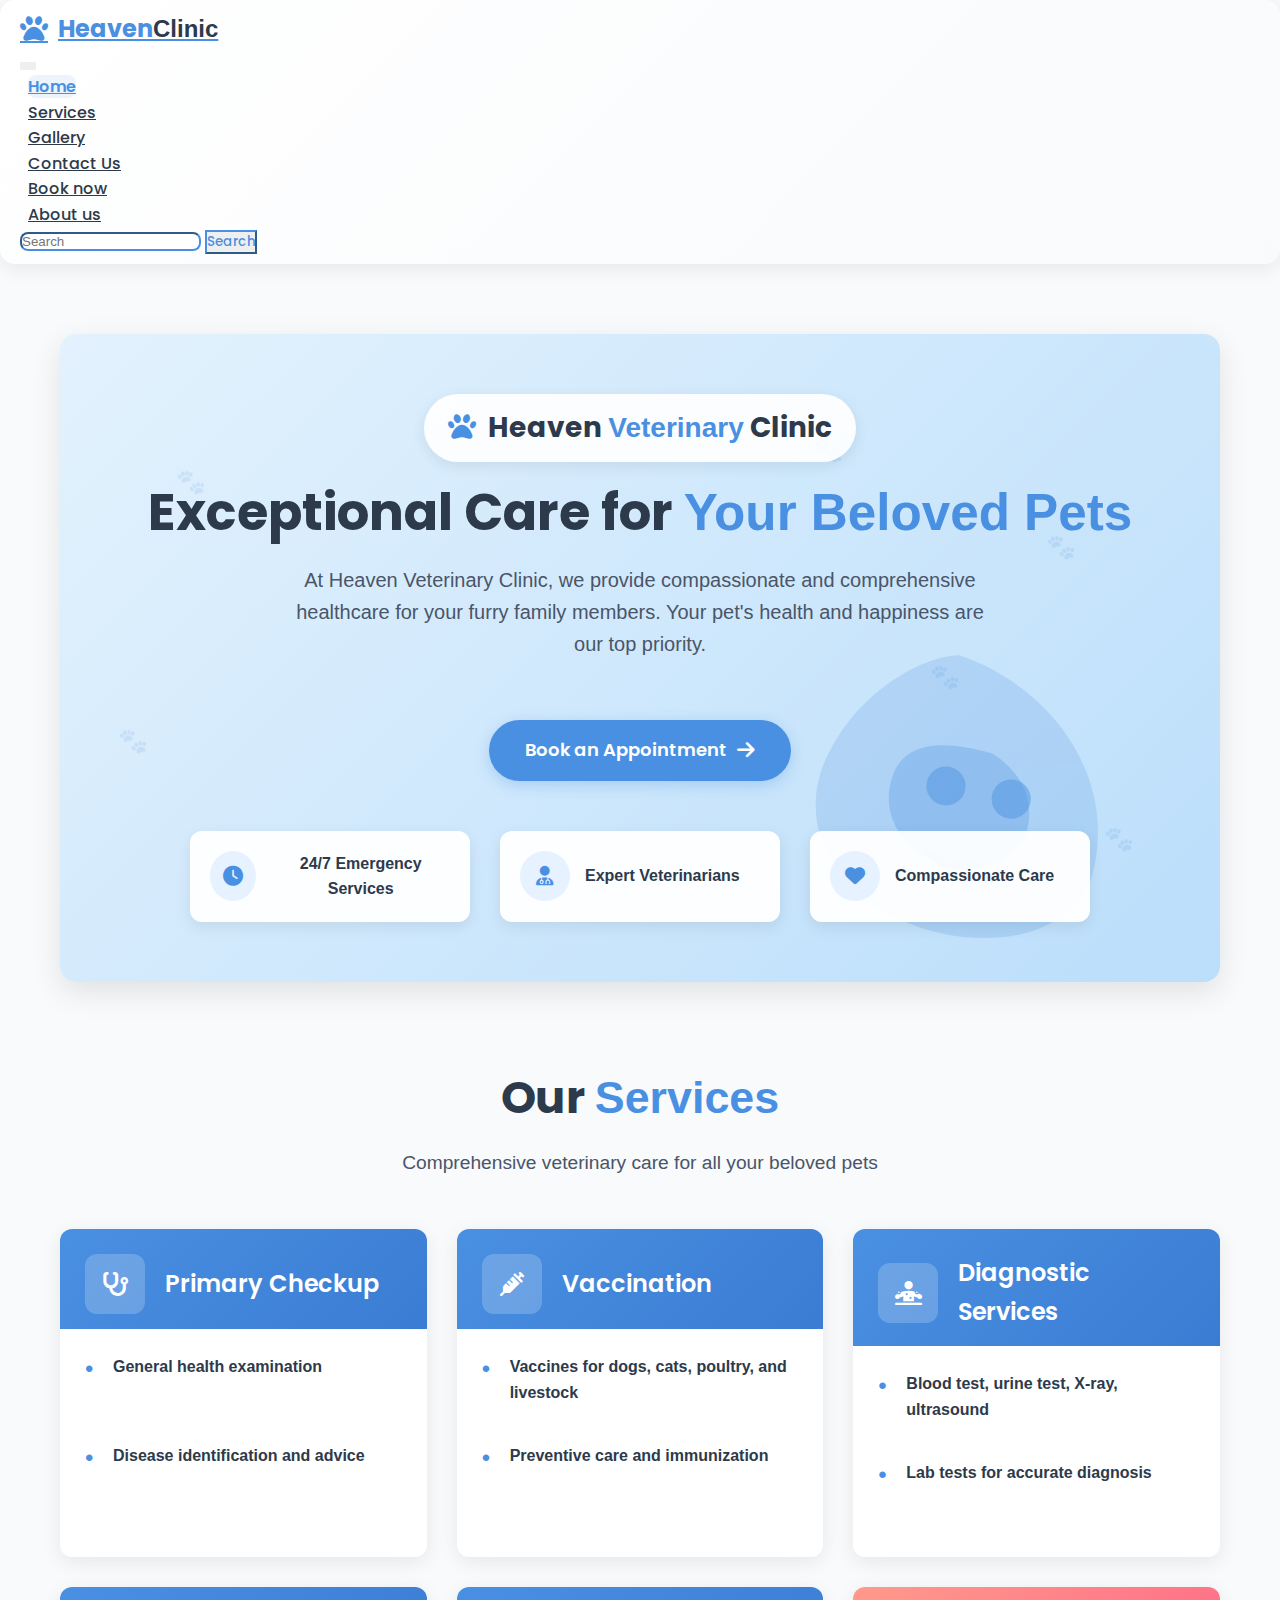
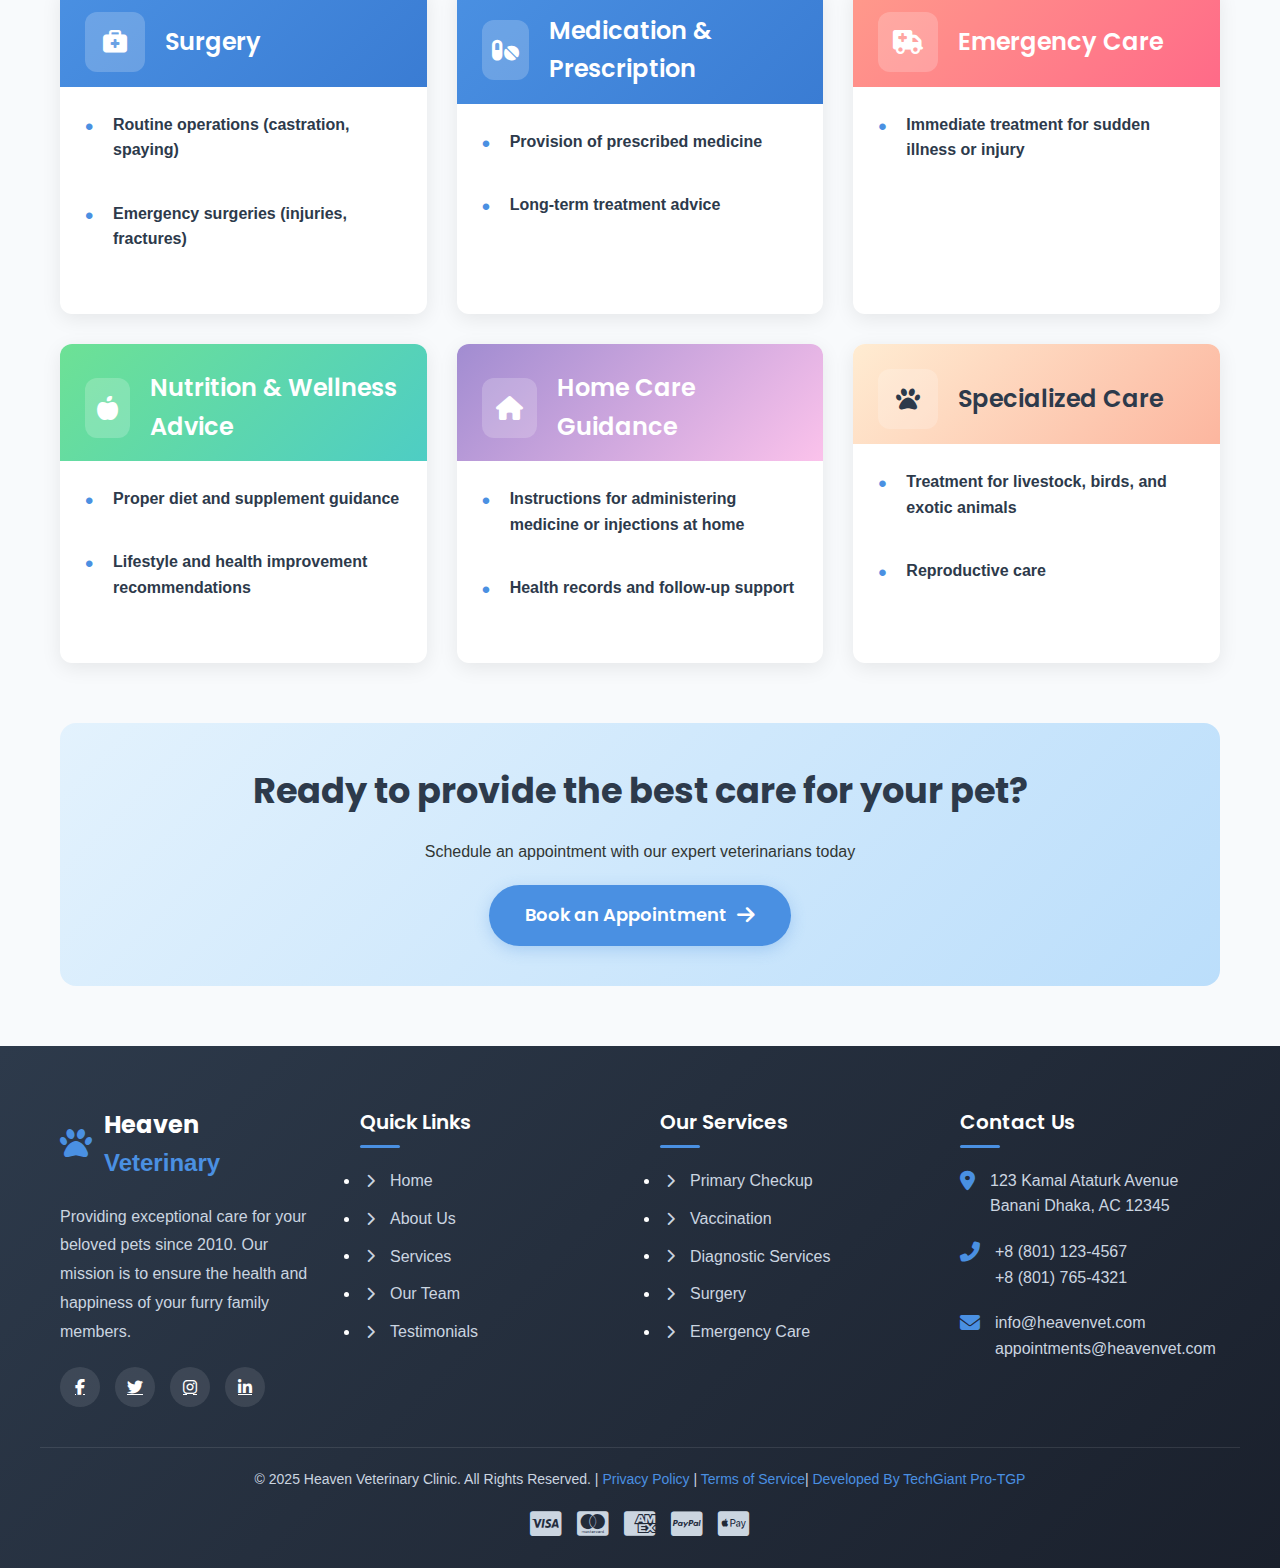
<file: index.html>
<!doctype html>
<html lang="en">
  <head>
    <meta charset="utf-8">
    <meta name="viewport" content="width=device-width, initial-scale=1">
    <title>Heaven Veterinary Clinic</title>
    <link href="https://cdn.jsdelivr.net/npm/bootstrap@5.3.8/dist/css/bootstrap.min.css" rel="stylesheet" integrity="sha384-sRIl4kxILFvY47J16cr9ZwB07vP4J8+LH7qKQnuqkuIAvNWLzeN8tE5YBujZqJLB" crossorigin="anonymous">
    <link rel="stylesheet" href="./css/indexStyle.css">
    <link rel="stylesheet" href="https://cdnjs.cloudflare.com/ajax/libs/font-awesome/6.4.0/css/all.min.css">
<link href="https://fonts.googleapis.com/css2?family=Poppins:wght@400;500;600;700&family=Open+Sans:wght@400;600&display=swap" rel="stylesheet">
    
  </head>
  <body>

    <!-- Navbar start here -->
    <nav class="navbar navbar-expand-lg bg-body-tertiary">
        <div class="container-fluid">
            <a class="navbar-brand" href="./index.html">
                <!-- logo image option -->
                <!-- <img src="./assets/petLogo.jpg" alt="logo"> -->
                <i class="fas fa-paw"></i>Heaven <span>Clinic</span>
            </a>
            <button class="navbar-toggler" type="button" data-bs-toggle="collapse" data-bs-target="#navbarSupportedContent" aria-controls="navbarSupportedContent" aria-expanded="false" aria-label="Toggle navigation">
                <span class="navbar-toggler-icon"></span>
            </button>
            <div class="collapse navbar-collapse" id="navbarSupportedContent">
                <ul class="navbar-nav me-auto mb-2 mb-lg-0">
                    <li class="nav-item">
                        <a class="nav-link active" aria-current="page" href="./index.html">Home</a>
                    </li>
                    <li class="nav-item">
                        <a class="nav-link" href="./services.html">Services</a>
                    </li>
                    <li class="nav-item">
                        <a class="nav-link" href="./gallery.html">Gallery</a>
                    </li>
                    <li class="nav-item">
                        <a class="nav-link" href="./contact.html">Contact Us</a>
                    </li>
                    <li class="nav-item">
                        <a class="nav-link" href="./appointment.html">Book now</a>
                    </li>
                    <li class="nav-item">
                        <a class="nav-link" href="./about.html">About us</a>
                    </li>
                </ul>
                <form class="d-flex" role="search">
                    <input class="form-control me-2" type="search" placeholder="Search" aria-label="Search">
                    <button class="btn btn-outline-success" type="submit">Search</button>
                </form>
            </div>
        </div>
    </nav>
    <!-- Navbar Ends Here -->

<!-- Hero section Banner start here -->

        <div class="hero-container">
        <div class="hero-section">
            <!-- Decorative paw prints -->
            <div class="paw-prints">
                <div class="paw" style="top: 20%; left: 10%;">🐾</div>
                <div class="paw" style="top: 60%; left: 5%;">🐾</div>
                <div class="paw" style="top: 30%; left: 85%;">🐾</div>
                <div class="paw" style="top: 75%; left: 90%;">🐾</div>
                <div class="paw" style="top: 15%; left: 65%;">🐾</div>
                <div class="paw" style="top: 50%; left: 75%;">🐾</div>
            </div>
            
            <div class="hero-content">
                <div class="clinic-logo">
                    <div class="logo-icon">
                        <i class="fas fa-paw"></i>
                    </div>
                    <div class="logo-text">Heaven <span>Veterinary</span> Clinic</div>
                </div>
                
                <h1 class="hero-title">Exceptional Care for <span>Your Beloved Pets</span></h1>
                
                <p class="hero-description">
                    At Heaven Veterinary Clinic, we provide compassionate and comprehensive healthcare 
                    for your furry family members. Your pet's health and happiness are our top priority.
                </p>
                
                <a href="./appointment.html" class="cta-button">
                    Book an Appointment <i class="fas fa-arrow-right"></i>
                </a>
                
                <div class="hero-features">
                    <div class="feature">
                        <div class="feature-icon">
                            <i class="fas fa-clock"></i>
                        </div>
                        <div class="feature-text">24/7 Emergency Services</div>
                    </div>
                    
                    <div class="feature">
                        <div class="feature-icon">
                            <i class="fas fa-user-md"></i>
                        </div>
                        <div class="feature-text">Expert Veterinarians</div>
                    </div>
                    
                    <div class="feature">
                        <div class="feature-icon">
                            <i class="fas fa-heart"></i>
                        </div>
                        <div class="feature-text">Compassionate Care</div>
                    </div>
                </div>
            </div>
            
            <!-- Hero image placeholder -->
            <img class="hero-image" src="data:image/svg+xml,%3Csvg xmlns='http://www.w3.org/2000/svg' viewBox='0 0 800 600' fill='%234a90e2'%3E%3Cpath d='M400,100 C550,150 650,300 600,450 C550,550 400,550 300,500 C200,450 150,350 200,250 C250,150 350,100 400,100 Z' opacity='0.2'/%3E%3Cpath d='M450,250 C500,280 520,330 500,380 C470,430 400,440 350,410 C300,380 280,330 300,280 C320,230 380,230 450,250 Z' opacity='0.3'/%3E%3Ccircle cx='380' cy='300' r='30' fill='%234a90e2' opacity='0.5'/%3E%3Ccircle cx='480' cy='320' r='30' fill='%234a90e2' opacity='0.5'/%3E%3Cpath d='M350,400 C370,420 400,430 430,420' stroke='%234a90e2' stroke-width='10' stroke-linecap='round' opacity='0.5'/%3E%3C/svg%3E" alt="Veterinary Care Illustration">
        </div>
    </div>

<!-- Hero section Banner Ends here -->




    <!-- Services section Start here -->

    <div class="services-container ">
        <div class="section-header">
            <h2 class="section-title">Our <span>Services</span></h2>
            <p class="section-subtitle">Comprehensive veterinary care for all your beloved pets</p>
        </div>
        
        <div class="services-grid">
            <!-- Primary Checkup Service -->
            <div class="service-card">
                <div class="service-header">
                    <div class="service-icon">
                        <i class="fas fa-stethoscope"></i>
                    </div>
                    <h3 class="service-title">Primary Checkup</h3>
                </div>
                <div class="service-content">
                    <ul class="service-features text-black">
                        <li><strong>General health examination</strong> - Comprehensive assessment of your pet's overall health</li>
                        <li><strong>Disease identification and advice</strong> - Early detection and professional guidance</li>
                    </ul>
                </div>
            </div>
            
            <!-- Vaccination Service -->
            <div class="service-card">
                <div class="service-header">
                    <div class="service-icon">
                        <i class="fas fa-syringe"></i>
                    </div>
                    <h3 class="service-title">Vaccination</h3>
                </div>
                <div class="service-content">
                    <ul class="service-features text-black">
                        <li><strong>Vaccines for dogs, cats, poultry, and livestock</strong> - Comprehensive immunization for all animals</li>
                        <li><strong>Preventive care and immunization</strong> - Protection against common diseases</li>
                    </ul>
                </div>
            </div>
            
            <!-- Diagnostic Services -->
            <div class="service-card">
                <div class="service-header">
                    <div class="service-icon">
                        <i class="fas fa-diagnoses"></i>
                    </div>
                    <h3 class="service-title">Diagnostic Services</h3>
                </div>
                <div class="service-content">
                    <ul class="service-features text-black">
                        <li><strong>Blood test, urine test, X-ray, ultrasound</strong> - Advanced diagnostic capabilities</li>
                        <li><strong>Lab tests for accurate diagnosis</strong> - Precise identification of health issues</li>
                    </ul>
                </div>
            </div>
            
            <!-- Surgery Service -->
            <div class="service-card">
                <div class="service-header">
                    <div class="service-icon">
                        <i class="fas fa-briefcase-medical"></i>
                    </div>
                    <h3 class="service-title">Surgery</h3>
                </div>
                <div class="service-content">
                    <ul class="service-features text-black">
                        <li><strong>Routine operations (castration, spaying)</strong> - Standard surgical procedures</li>
                        <li><strong>Emergency surgeries (injuries, fractures)</strong> - Critical care when needed most</li>
                    </ul>
                </div>
            </div>
            
            <!-- Medication & Prescription -->
            <div class="service-card">
                <div class="service-header">
                    <div class="service-icon">
                        <i class="fas fa-pills"></i>
                    </div>
                    <h3 class="service-title">Medication & Prescription</h3>
                </div>
                <div class="service-content">
                    <ul class="service-features text-black">
                        <li><strong>Provision of prescribed medicine</strong> - On-site pharmacy for your convenience</li>
                        <li><strong>Long-term treatment advice</strong> - Comprehensive care management</li>
                    </ul>
                </div>
            </div>
            
            <!-- Emergency Care -->
            <div class="service-card">
                <div class="service-header emergency-care">
                    <div class="service-icon">
                        <i class="fas fa-ambulance"></i>
                    </div>
                    <h3 class="service-title">Emergency Care</h3>
                </div>
                <div class="service-content">
                    <ul class="service-features text-black">
                        <li><strong>Immediate treatment for sudden illness or injury</strong> - 24/7 emergency services</li>
                    </ul>
                </div>
            </div>
            
            <!-- Nutrition & Wellness Advice -->
            <div class="service-card">
                <div class="service-header nutrition-care">
                    <div class="service-icon">
                        <i class="fas fa-apple-alt"></i>
                    </div>
                    <h3 class="service-title">Nutrition & Wellness Advice</h3>
                </div>
                <div class="service-content">
                    <ul class="service-features text-black">
                        <li><strong>Proper diet and supplement guidance</strong> - Tailored nutritional plans</li>
                        <li><strong>Lifestyle and health improvement recommendations</strong> - Holistic wellness approach</li>
                    </ul>
                </div>
            </div>
            
            <!-- Home Care Guidance -->
            <div class="service-card">
                <div class="service-header home-care">
                    <div class="service-icon">
                        <i class="fas fa-home"></i>
                    </div>
                    <h3 class="service-title">Home Care Guidance</h3>
                </div>
                <div class="service-content">
                    <ul class="service-features text-black">
                        <li><strong>Instructions for administering medicine or injections at home</strong> - Clear, easy-to-follow guidance</li>
                        <li><strong>Health records and follow-up support</strong> - Continuous care beyond our clinic</li>
                    </ul>
                </div>
            </div>
            
            <!-- Specialized Care -->
            <div class="service-card">
                <div class="service-header specialized-care">
                    <div class="service-icon">
                        <i class="fas fa-paw"></i>
                    </div>
                    <h3 class="service-title">Specialized Care</h3>
                </div>
                <div class="service-content">
                    <ul class="service-features text-black">
                        <li><strong>Treatment for livestock, birds, and exotic animals</strong> - Expertise across species</li>
                        <li><strong>Reproductive care</strong> - Breeding and fertility services</li>
                    </ul>
                </div>
            </div>
        </div>
        
        <div class="cta-container">
            <h3 class="cta-title">Ready to provide the best care for your pet?</h3>
            <p>Schedule an appointment with our expert veterinarians today</p>
            <a href="./appointment.html" class="cta-button">
                Book an Appointment <i class="fas fa-arrow-right"></i>
            </a>
        </div>
    </div>

    <!-- Services section Ends Here -->

    <!-- Footer section start here  -->

        <footer class="footer">
        <div class="footer-container">
            <div class="footer-about">
                <div class="footer-logo">
                    <div class="footer-logo-icon">
                        <i class="fas fa-paw"></i>
                    </div>
                    <div class="footer-logo-text">Heaven <span>Veterinary</span></div>
                </div>
                <p>Providing exceptional care for your beloved pets since 2010. Our mission is to ensure the health and happiness of your furry family members.</p>
                <div class="social-icons">
                    <a href="#"><i class="fab fa-facebook-f"></i></a>
                    <a href="#"><i class="fab fa-twitter"></i></a>
                    <a href="#"><i class="fab fa-instagram"></i></a>
                    <a href="#"><i class="fab fa-linkedin-in"></i></a>
                </div>
            </div>
            
            <div class="footer-links">
                <h3 class="footer-heading">Quick Links</h3>
                <ul>
                    <li><a href="./index.html"><i class="fas fa-chevron-right"></i> Home</a></li>
                    <li><a href="./about.html"><i class="fas fa-chevron-right"></i> About Us</a></li>
                    <li><a href="./services.html"><i class="fas fa-chevron-right"></i> Services</a></li>
                    <li><a href="#"><i class="fas fa-chevron-right"></i> Our Team</a></li>
                    <li><a href="#"><i class="fas fa-chevron-right"></i> Testimonials</a></li>
                </ul>
            </div>
            
            <div class="footer-links">
                <h3 class="footer-heading">Our Services</h3>
                <ul>
                    <li><a href="#"><i class="fas fa-chevron-right"></i> Primary Checkup</a></li>
                    <li><a href="#"><i class="fas fa-chevron-right"></i> Vaccination</a></li>
                    <li><a href="#"><i class="fas fa-chevron-right"></i> Diagnostic Services</a></li>
                    <li><a href="#"><i class="fas fa-chevron-right"></i> Surgery</a></li>
                    <li><a href="#"><i class="fas fa-chevron-right"></i> Emergency Care</a></li>
                </ul>
            </div>
            
            <div class="footer-contact">
                <h3 class="footer-heading">Contact Us</h3>
                <ul>
                    <li>
                        <i class="fas fa-map-marker-alt"></i>
                        <div>123 Kamal Ataturk Avenue<br>Banani Dhaka, AC 12345</div>
                    </li>
                    <li>
                        <i class="fas fa-phone-alt"></i>
                        <div>+8 (801) 123-4567<br>+8 (801) 765-4321</div>
                    </li>
                    <li>
                        <i class="fas fa-envelope"></i>
                        <div>info@heavenvet.com<br>appointments@heavenvet.com</div>
                    </li>
                </ul>
            </div>
        </div>
        
        <div class="footer-bottom">
            <p>&copy; 2025 Heaven Veterinary Clinic. All Rights Reserved. | <a href="#">Privacy Policy</a> | <a href="#">Terms of Service</a>| <a href="https://techgiantpro.com/">Developed By TechGiant Pro-TGP</a></p>
            <div class="payment-methods">
                <i class="fab fa-cc-visa"></i>
                <i class="fab fa-cc-mastercard"></i>
                <i class="fab fa-cc-amex"></i>
                <i class="fab fa-cc-paypal"></i>
                <i class="fab fa-cc-apple-pay"></i>
            </div>
        </div>
    </footer>


    <script src="https://cdn.jsdelivr.net/npm/bootstrap@5.3.8/dist/js/bootstrap.bundle.min.js" integrity="sha384-FKyoEForCGlyvwx9Hj09JcYn3nv7wiPVlz7YYwJrWVcXK/BmnVDxM+D2scQbITxI" crossorigin="anonymous"></script>
  </body>
</html>
</file>
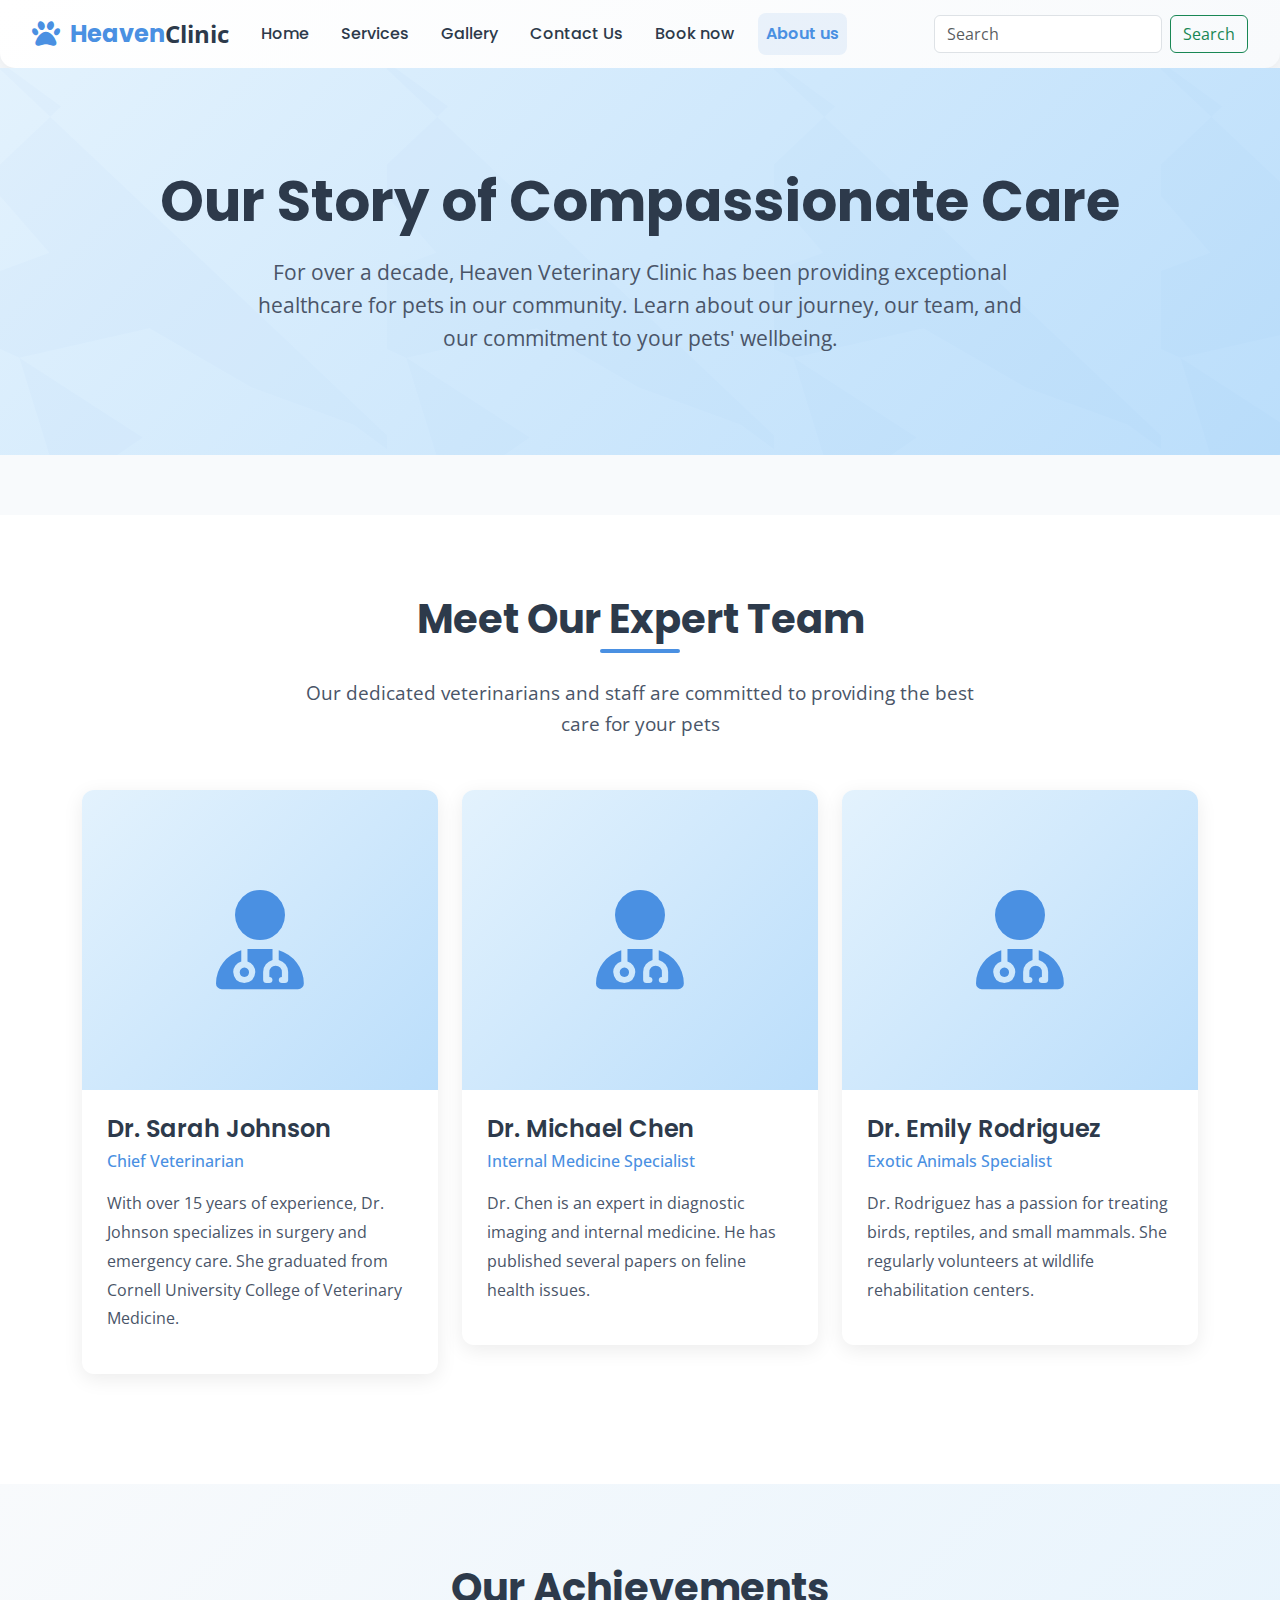
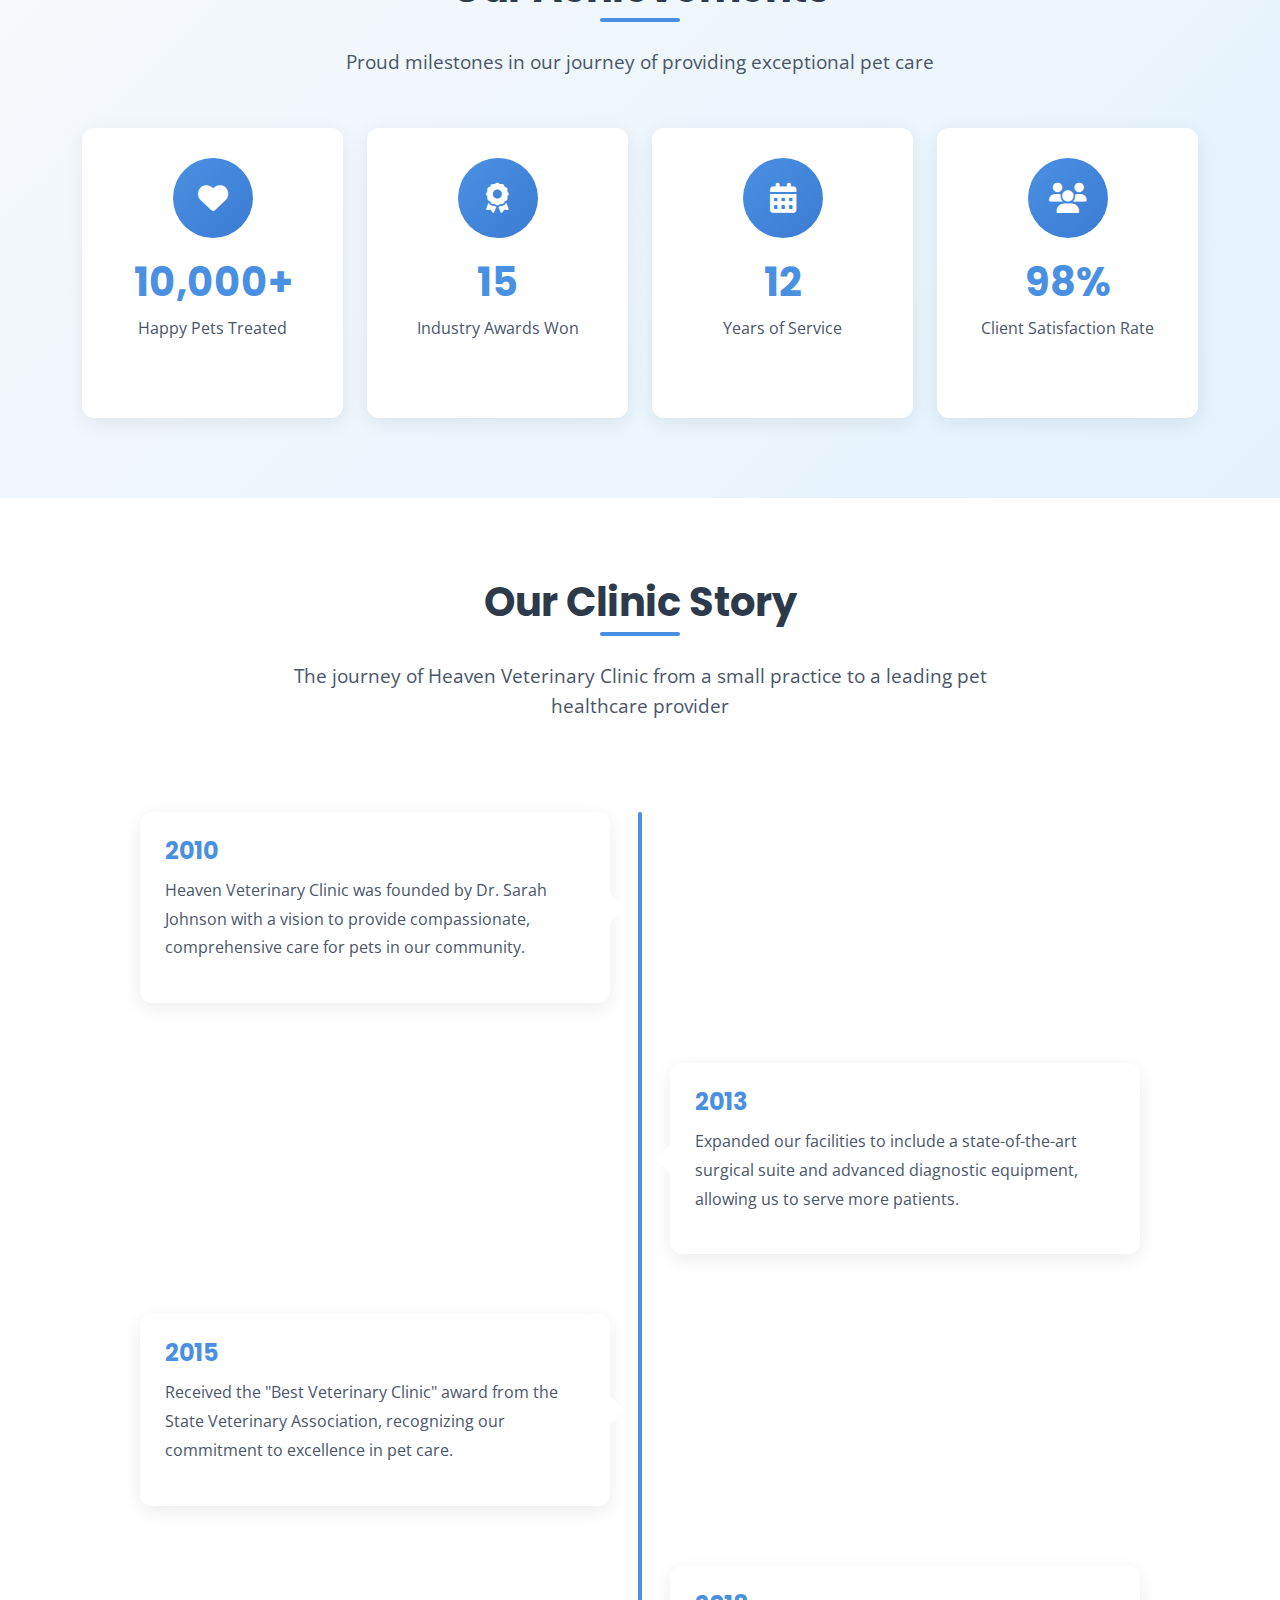
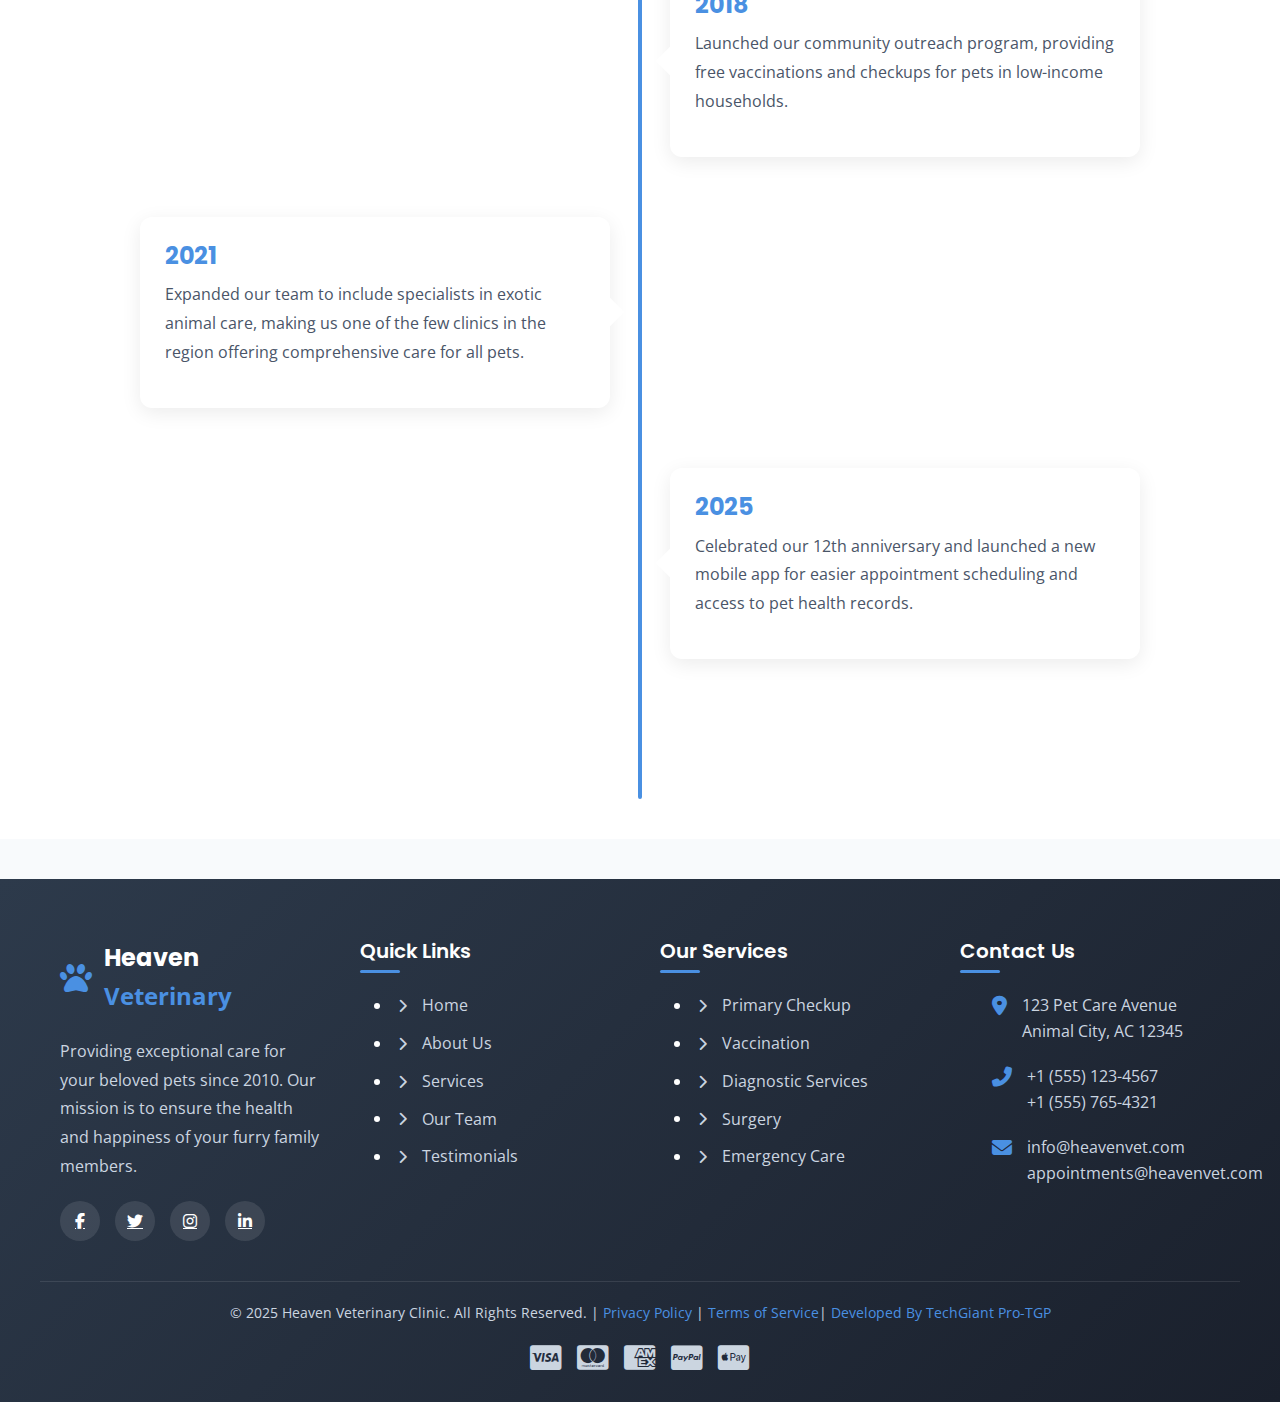
<file: about.html>
<!DOCTYPE html>
<html lang="en">
<head>
    <meta charset="UTF-8">
    <meta name="viewport" content="width=device-width, initial-scale=1.0">
    <title>About Us - Heaven Veterinary Clinic</title>
    <!-- Bootstrap CSS -->
    <link href="https://cdn.jsdelivr.net/npm/bootstrap@5.3.0/dist/css/bootstrap.min.css" rel="stylesheet">
    <!-- Font Awesome -->
    <link rel="stylesheet" href="https://cdnjs.cloudflare.com/ajax/libs/font-awesome/6.4.0/css/all.min.css">
    <!-- Google Fonts -->
    <link href="https://fonts.googleapis.com/css2?family=Poppins:wght@400;500;600;700&family=Open+Sans:wght@400;600&display=swap" rel="stylesheet">
    <!-- Style CSS -->
     <link rel="stylesheet" href="./css/about.css">
    <style>
        
    </style>
</head>
<body>
    <!-- Navbar start here -->
    <nav class="navbar navbar-expand-lg bg-body-tertiary">
        <div class="container-fluid">
            <a class="navbar-brand" href="./index.html">
                <!-- logo image option -->
                <!-- <img src="./assets/petLogo.jpg" alt="logo"> -->
                <i class="fas fa-paw"></i>Heaven <span>Clinic</span>
            </a>
            <button class="navbar-toggler" type="button" data-bs-toggle="collapse" data-bs-target="#navbarSupportedContent" aria-controls="navbarSupportedContent" aria-expanded="false" aria-label="Toggle navigation">
                <span class="navbar-toggler-icon"></span>
            </button>
            <div class="collapse navbar-collapse" id="navbarSupportedContent">
                <ul class="navbar-nav me-auto mb-2 mb-lg-0">
                    <li class="nav-item">
                        <a class="nav-link" href="./index.html">Home</a>
                    </li>
                    <li class="nav-item">
                        <a class="nav-link" href="./services.html">Services</a>
                    </li>
                    <li class="nav-item">
                        <a class="nav-link" href="./gallery.html">Gallery</a>
                    </li>
                    <li class="nav-item">
                        <a class="nav-link" href="./contact.html">Contact Us</a>
                    </li>
                    <li class="nav-item">
                        <a class="nav-link" href="./appointment.html">Book now</a>
                    </li>
                    <li class="nav-item">
                        <a class="nav-link active" href="./about.html">About us</a>
                    </li>
                </ul>
                <form class="d-flex" role="search">
                    <input class="form-control me-2" type="search" placeholder="Search" aria-label="Search">
                    <button class="btn btn-outline-success" type="submit">Search</button>
                </form>
            </div>
        </div>
    </nav>
    <!-- Navbar Ends Here -->

    <!-- About Hero Section -->
    <section class="about-hero">
        <div class="container about-hero-content">
            <h1>Our Story of Compassionate Care</h1>
            <p>For over a decade, Heaven Veterinary Clinic has been providing exceptional healthcare for pets in our community. Learn about our journey, our team, and our commitment to your pets' wellbeing.</p>
        </div>
    </section>

    <!-- Biography Section -->
    <section class="section biography">
        <div class="container">
            <div class="section-title">
                <h2>Meet Our Expert Team</h2>
                <p>Our dedicated veterinarians and staff are committed to providing the best care for your pets</p>
            </div>
            
            <div class="row">
                <div class="col-md-6 col-lg-4">
                    <div class="team-member">
                        <div class="team-img">
                            <i class="fas fa-user-md"></i>
                        </div>
                        <div class="team-info">
                            <h3 class="team-name">Dr. Sarah Johnson</h3>
                            <p class="team-role">Chief Veterinarian</p>
                            <p class="team-desc">With over 15 years of experience, Dr. Johnson specializes in surgery and emergency care. She graduated from Cornell University College of Veterinary Medicine.</p>
                        </div>
                    </div>
                </div>
                
                <div class="col-md-6 col-lg-4">
                    <div class="team-member">
                        <div class="team-img">
                            <i class="fas fa-user-md"></i>
                        </div>
                        <div class="team-info">
                            <h3 class="team-name">Dr. Michael Chen</h3>
                            <p class="team-role">Internal Medicine Specialist</p>
                            <p class="team-desc">Dr. Chen is an expert in diagnostic imaging and internal medicine. He has published several papers on feline health issues.</p>
                        </div>
                    </div>
                </div>
                
                <div class="col-md-6 col-lg-4">
                    <div class="team-member">
                        <div class="team-img">
                            <i class="fas fa-user-md"></i>
                        </div>
                        <div class="team-info">
                            <h3 class="team-name">Dr. Emily Rodriguez</h3>
                            <p class="team-role">Exotic Animals Specialist</p>
                            <p class="team-desc">Dr. Rodriguez has a passion for treating birds, reptiles, and small mammals. She regularly volunteers at wildlife rehabilitation centers.</p>
                        </div>
                    </div>
                </div>
            </div>
        </div>
    </section>

    <!-- Achievements Section -->
    <section class="section achievements">
        <div class="container">
            <div class="section-title">
                <h2>Our Achievements</h2>
                <p>Proud milestones in our journey of providing exceptional pet care</p>
            </div>
            
            <div class="row">
                <div class="col-md-6 col-lg-3">
                    <div class="achievement-card">
                        <div class="achievement-icon">
                            <i class="fas fa-heart"></i>
                        </div>
                        <h3 class="achievement-number">10,000+</h3>
                        <p class="achievement-text">Happy Pets Treated</p>
                    </div>
                </div>
                
                <div class="col-md-6 col-lg-3">
                    <div class="achievement-card">
                        <div class="achievement-icon">
                            <i class="fas fa-award"></i>
                        </div>
                        <h3 class="achievement-number">15</h3>
                        <p class="achievement-text">Industry Awards Won</p>
                    </div>
                </div>
                
                <div class="col-md-6 col-lg-3">
                    <div class="achievement-card">
                        <div class="achievement-icon">
                            <i class="fas fa-calendar-alt"></i>
                        </div>
                        <h3 class="achievement-number">12</h3>
                        <p class="achievement-text">Years of Service</p>
                    </div>
                </div>
                
                <div class="col-md-6 col-lg-3">
                    <div class="achievement-card">
                        <div class="achievement-icon">
                            <i class="fas fa-users"></i>
                        </div>
                        <h3 class="achievement-number">98%</h3>
                        <p class="achievement-text">Client Satisfaction Rate</p>
                    </div>
                </div>
            </div>
        </div>
    </section>

    <!-- Clinic Story Section -->
    <section class="section clinic-story">
        <div class="container">
            <div class="section-title">
                <h2>Our Clinic Story</h2>
                <p>The journey of Heaven Veterinary Clinic from a small practice to a leading pet healthcare provider</p>
            </div>
            
            <div class="story-timeline">
                <div class="timeline-item">
                    <div class="timeline-content">
                        <h3 class="timeline-year">2010</h3>
                        <p class="timeline-text">Heaven Veterinary Clinic was founded by Dr. Sarah Johnson with a vision to provide compassionate, comprehensive care for pets in our community.</p>
                    </div>
                </div>
                
                <div class="timeline-item">
                    <div class="timeline-content">
                        <h3 class="timeline-year">2013</h3>
                        <p class="timeline-text">Expanded our facilities to include a state-of-the-art surgical suite and advanced diagnostic equipment, allowing us to serve more patients.</p>
                    </div>
                </div>
                
                <div class="timeline-item">
                    <div class="timeline-content">
                        <h3 class="timeline-year">2015</h3>
                        <p class="timeline-text">Received the "Best Veterinary Clinic" award from the State Veterinary Association, recognizing our commitment to excellence in pet care.</p>
                    </div>
                </div>
                
                <div class="timeline-item">
                    <div class="timeline-content">
                        <h3 class="timeline-year">2018</h3>
                        <p class="timeline-text">Launched our community outreach program, providing free vaccinations and checkups for pets in low-income households.</p>
                    </div>
                </div>
                
                <div class="timeline-item">
                    <div class="timeline-content">
                        <h3 class="timeline-year">2021</h3>
                        <p class="timeline-text">Expanded our team to include specialists in exotic animal care, making us one of the few clinics in the region offering comprehensive care for all pets.</p>
                    </div>
                </div>
                
                <div class="timeline-item">
                    <div class="timeline-content">
                        <h3 class="timeline-year">2025</h3>
                        <p class="timeline-text">Celebrated our 12th anniversary and launched a new mobile app for easier appointment scheduling and access to pet health records.</p>
                    </div>
                </div>
            </div>
        </div>
    </section>

    <!-- Footer -->
    <footer class="footer">
        <div class="footer-container">
            <div class="footer-about">
                <div class="footer-logo">
                    <div class="footer-logo-icon">
                        <i class="fas fa-paw"></i>
                    </div>
                    <div class="footer-logo-text">Heaven <span>Veterinary</span></div>
                </div>
                <p>Providing exceptional care for your beloved pets since 2010. Our mission is to ensure the health and happiness of your furry family members.</p>
                <div class="social-icons">
                    <a href="#"><i class="fab fa-facebook-f"></i></a>
                    <a href="#"><i class="fab fa-twitter"></i></a>
                    <a href="#"><i class="fab fa-instagram"></i></a>
                    <a href="#"><i class="fab fa-linkedin-in"></i></a>
                </div>
            </div>
            
            <div class="footer-links">
                <h3 class="footer-heading">Quick Links</h3>
                <ul>
                    <li><a href="./index.html"><i class="fas fa-chevron-right"></i> Home</a></li>
                    <li><a href="/about.html"><i class="fas fa-chevron-right"></i> About Us</a></li>
                    <li><a href="./services.html"><i class="fas fa-chevron-right"></i> Services</a></li>
                    <li><a href="#"><i class="fas fa-chevron-right"></i> Our Team</a></li>
                    <li><a href="#"><i class="fas fa-chevron-right"></i> Testimonials</a></li>
                </ul>
            </div>
            
            <div class="footer-links">
                <h3 class="footer-heading">Our Services</h3>
                <ul>
                    <li><a href="#"><i class="fas fa-chevron-right"></i> Primary Checkup</a></li>
                    <li><a href="#"><i class="fas fa-chevron-right"></i> Vaccination</a></li>
                    <li><a href="#"><i class="fas fa-chevron-right"></i> Diagnostic Services</a></li>
                    <li><a href="#"><i class="fas fa-chevron-right"></i> Surgery</a></li>
                    <li><a href="#"><i class="fas fa-chevron-right"></i> Emergency Care</a></li>
                </ul>
            </div>
            
            <div class="footer-contact">
                <h3 class="footer-heading">Contact Us</h3>
                <ul>
                    <li>
                        <i class="fas fa-map-marker-alt"></i>
                        <div>123 Pet Care Avenue<br>Animal City, AC 12345</div>
                    </li>
                    <li>
                        <i class="fas fa-phone-alt"></i>
                        <div>+1 (555) 123-4567<br>+1 (555) 765-4321</div>
                    </li>
                    <li>
                        <i class="fas fa-envelope"></i>
                        <div>info@heavenvet.com<br>appointments@heavenvet.com</div>
                    </li>
                </ul>
            </div>
        </div>
        
        <div class="footer-bottom">
            <p>&copy; 2025 Heaven Veterinary Clinic. All Rights Reserved. | <a href="#">Privacy Policy</a> | <a href="#">Terms of Service</a>| <a href="https://techgiantpro.com/">Developed By TechGiant Pro-TGP</a></p>
            <div class="payment-methods">
                <i class="fab fa-cc-visa"></i>
                <i class="fab fa-cc-mastercard"></i>
                <i class="fab fa-cc-amex"></i>
                <i class="fab fa-cc-paypal"></i>
                <i class="fab fa-cc-apple-pay"></i>
            </div>
        </div>
    </footer>

    <!-- Bootstrap JS and Popper.js -->
    <script src="https://cdn.jsdelivr.net/npm/@popperjs/core@2.11.6/dist/umd/popper.min.js"></script>
    <script src="https://cdn.jsdelivr.net/npm/bootstrap@5.3.0/dist/js/bootstrap.min.js"></script>
</body>
</html>
</file>
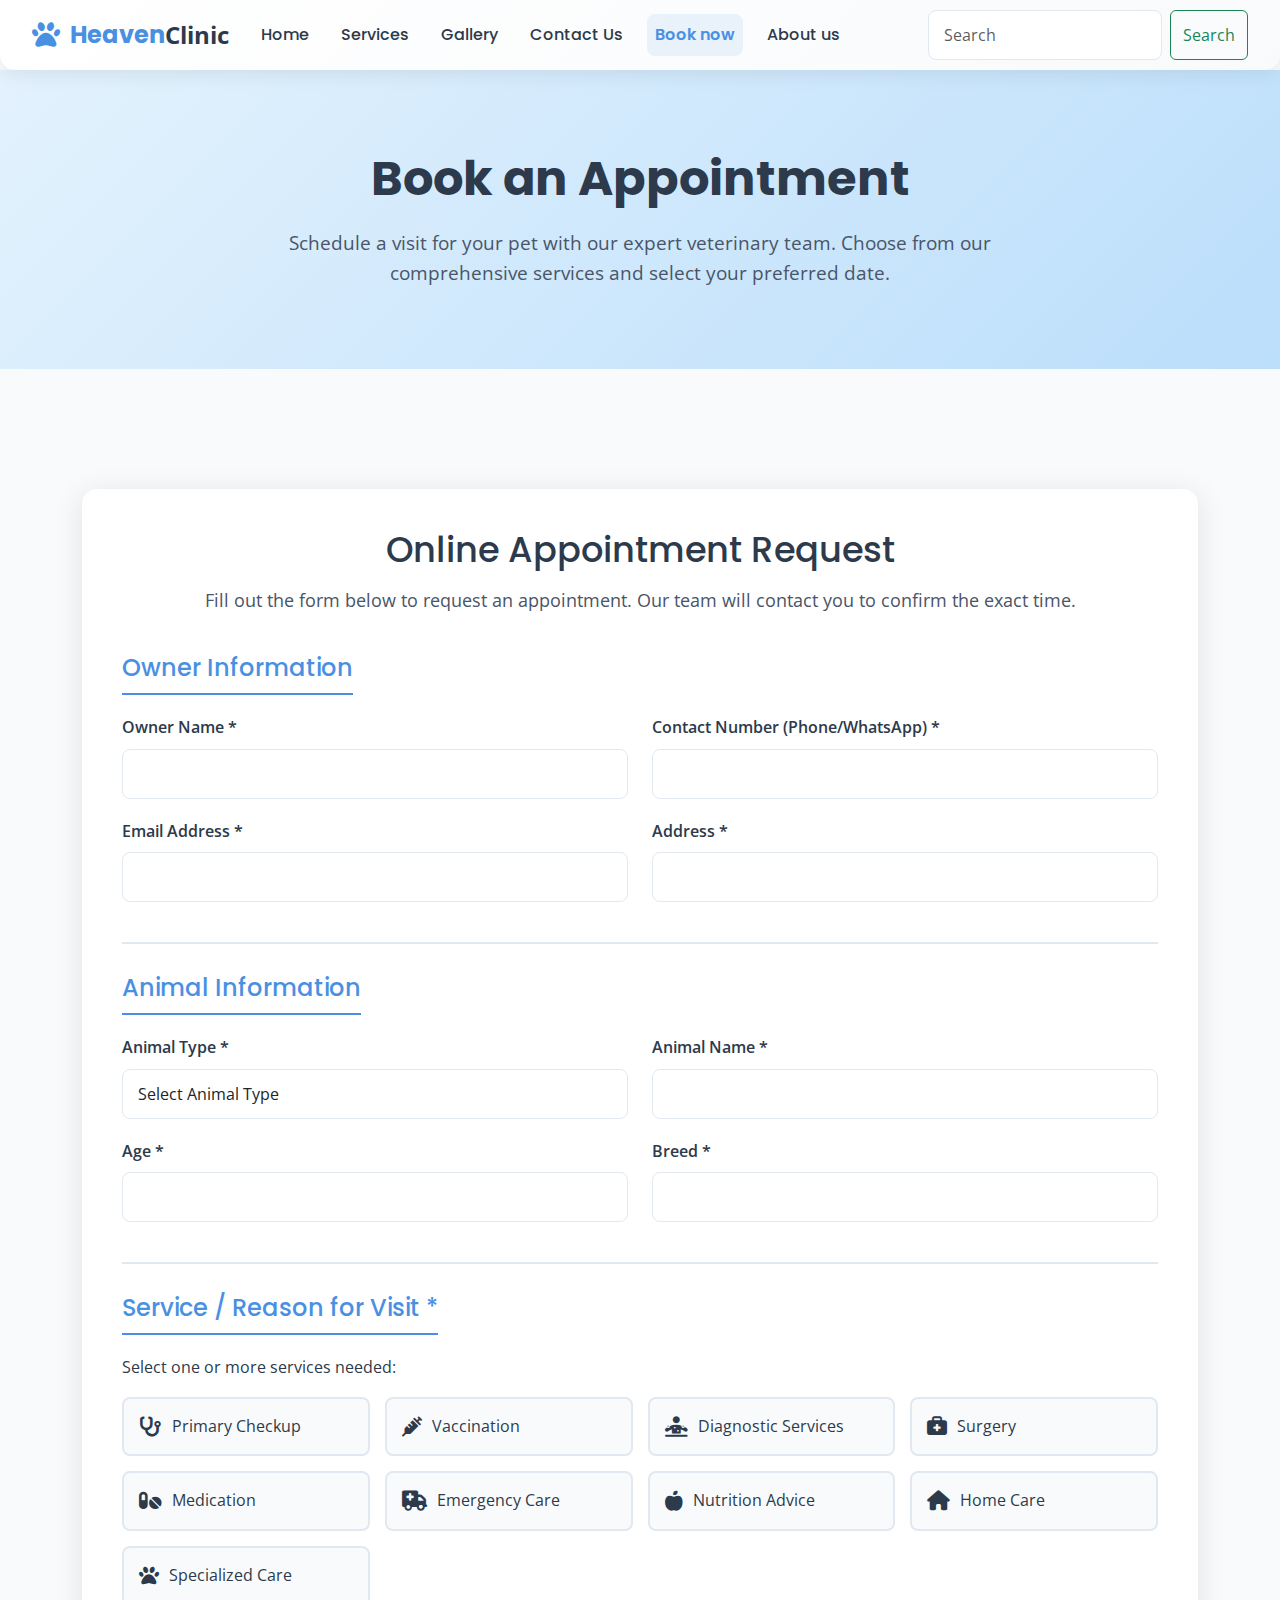
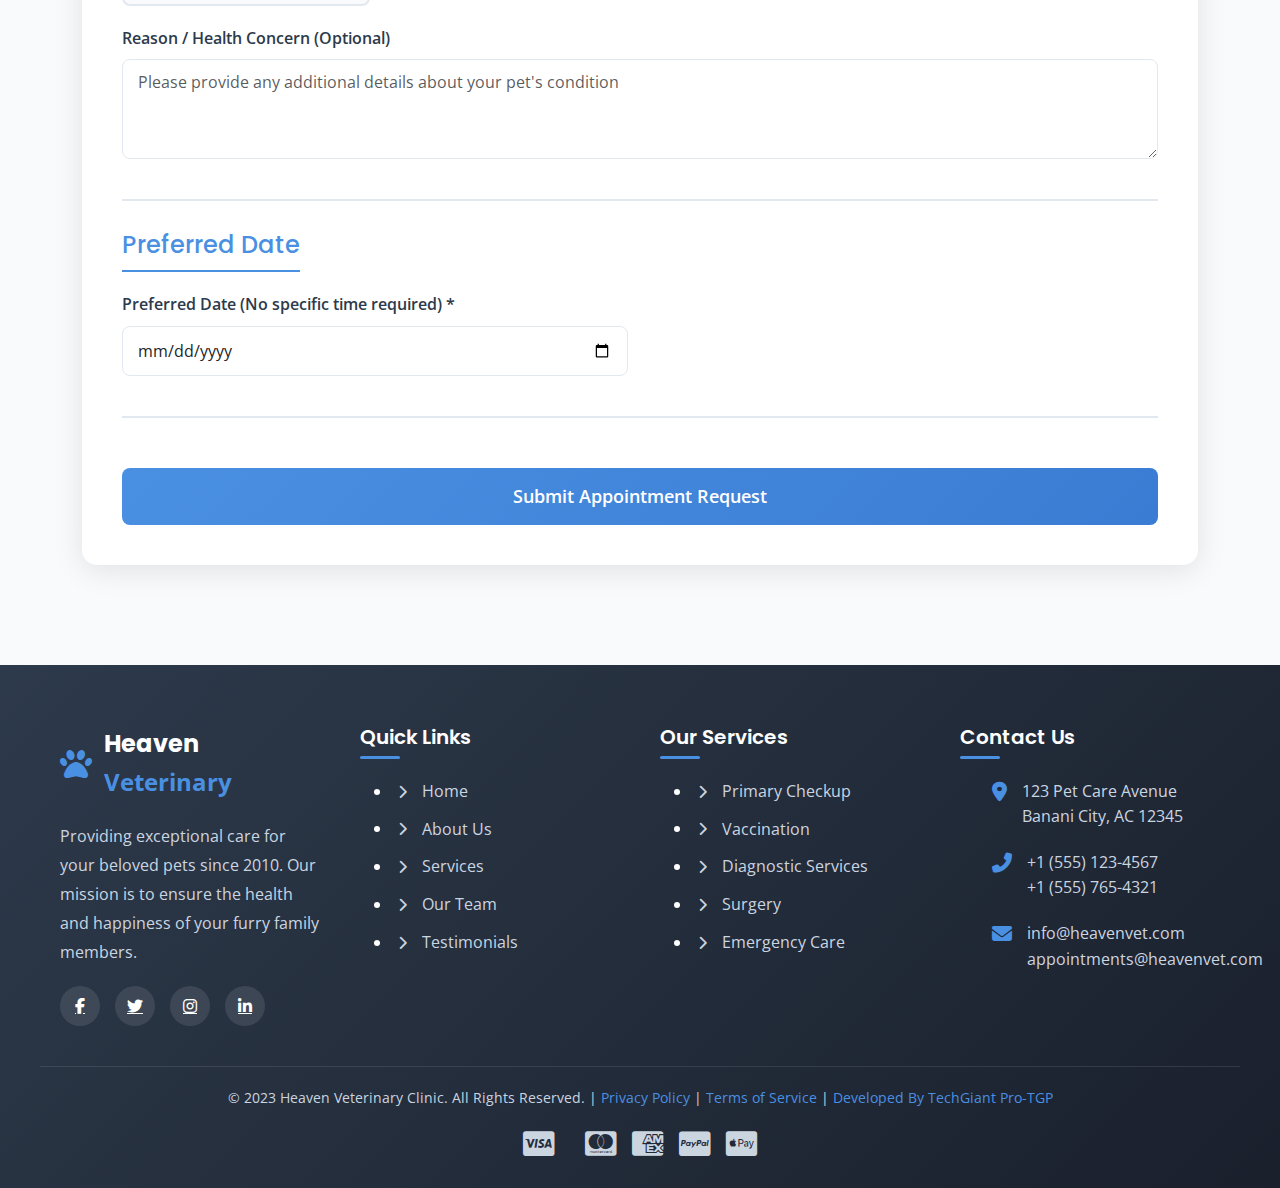
<file: appointment.html>
<!DOCTYPE html>
<html lang="en">
<head>
    <meta charset="UTF-8">
    <meta name="viewport" content="width=device-width, initial-scale=1.0">
    <title>Book Appointment - Heaven Veterinary Clinic</title>
    <!-- Bootstrap CSS -->
    <link href="https://cdn.jsdelivr.net/npm/bootstrap@5.3.0/dist/css/bootstrap.min.css" rel="stylesheet">
    <!-- Font Awesome -->
    <link rel="stylesheet" href="https://cdnjs.cloudflare.com/ajax/libs/font-awesome/6.4.0/css/all.min.css">
    <!-- Google Fonts -->
    <link href="https://fonts.googleapis.com/css2?family=Poppins:wght@400;500;600;700&family=Open+Sans:wght@400;600&display=swap" rel="stylesheet">
    <!-- CSS -->
    <link rel="stylesheet" href="./css/appointment.css">

</head>
<body>
    <!-- Navbar start here -->
    <nav class="navbar navbar-expand-lg bg-body-tertiary">
        <div class="container-fluid">
            <a class="navbar-brand" href="./index.html">
                <!-- logo image option -->
                <!-- <img src="./assets/petLogo.jpg" alt="logo"> -->
                <i class="fas fa-paw"></i>Heaven <span>Clinic</span>
            </a>
            <button class="navbar-toggler" type="button" data-bs-toggle="collapse" data-bs-target="#navbarSupportedContent" aria-controls="navbarSupportedContent" aria-expanded="false" aria-label="Toggle navigation">
                <span class="navbar-toggler-icon"></span>
            </button>
            <div class="collapse navbar-collapse" id="navbarSupportedContent">
                <ul class="navbar-nav me-auto mb-2 mb-lg-0">
                    <li class="nav-item">
                        <a class="nav-link" href="./index.html">Home</a>
                    </li>
                    <li class="nav-item">
                        <a class="nav-link" href="./services.html">Services</a>
                    </li>
                    <li class="nav-item">
                        <a class="nav-link" href="./gallery.html">Gallery</a>
                    </li>
                    <li class="nav-item">
                        <a class="nav-link" href="./contact.html">Contact Us</a>
                    </li>
                    <li class="nav-item">
                        <a class="nav-link active" href="./appointment.html">Book now</a>
                    </li>
                    <li class="nav-item">
                        <a class="nav-link" href="./about.html">About us</a>
                    </li>
                </ul>
                <form class="d-flex" role="search">
                    <input class="form-control me-2" type="search" placeholder="Search" aria-label="Search">
                    <button class="btn btn-outline-success" type="submit">Search</button>
                </form>
            </div>
        </div>
    </nav>
    <!-- Navbar Ends Here -->

    <!-- Appointment Hero Section -->
    <section class="appointment-hero">
        <div class="container">
            <h1>Book an Appointment</h1>
            <p>Schedule a visit for your pet with our expert veterinary team. Choose from our comprehensive services and select your preferred date.</p>
        </div>
    </section>

    <!-- Appointment Form Section -->
    <section class="appointment-section">
        <div class="container">
            <div class="appointment-container">
                <div class="form-header">
                    <h2>Online Appointment Request</h2>
                    <p>Fill out the form below to request an appointment. Our team will contact you to confirm the exact time.</p>
                </div>
                
                <form id="appointmentForm">
                    <!-- Owner Information Section -->
                    <div class="form-section">
                        <h3 class="section-title">Owner Information</h3>
                        
                        <div class="row">
                            <div class="col-md-6">
                                <div class="form-group">
                                    <label for="ownerName" class="form-label">Owner Name *</label>
                                    <input type="text" class="form-control" id="ownerName" required>
                                </div>
                            </div>
                            <div class="col-md-6">
                                <div class="form-group">
                                    <label for="contactNumber" class="form-label">Contact Number (Phone/WhatsApp) *</label>
                                    <input type="tel" class="form-control" id="contactNumber" required>
                                </div>
                            </div>
                        </div>
                        
                        <div class="row">
                            <div class="col-md-6">
                                <div class="form-group">
                                    <label for="email" class="form-label">Email Address *</label>
                                    <input type="email" class="form-control" id="email" required>
                                </div>
                            </div>
                            <div class="col-md-6">
                                <div class="form-group">
                                    <label for="address" class="form-label">Address *</label>
                                    <input type="text" class="form-control" id="address" required>
                                </div>
                            </div>
                        </div>
                    </div>
                    
                    <!-- Animal Information Section -->
                    <div class="form-section">
                        <h3 class="section-title">Animal Information</h3>
                        
                        <div class="row">
                            <div class="col-md-6">
                                <div class="form-group">
                                    <label for="animalType" class="form-label">Animal Type *</label>
                                    <select class="form-control" id="animalType" required>
                                        <option value="">Select Animal Type</option>
                                        <option value="dog">Dog</option>
                                        <option value="cat">Cat</option>
                                        <option value="poultry">Poultry</option>
                                        <option value="cattle">Cattle</option>
                                        <option value="other">Other</option>
                                    </select>
                                </div>
                            </div>
                            <div class="col-md-6">
                                <div class="form-group">
                                    <label for="animalName" class="form-label">Animal Name *</label>
                                    <input type="text" class="form-control" id="animalName" required>
                                </div>
                            </div>
                        </div>
                        
                        <div class="row">
                            <div class="col-md-6">
                                <div class="form-group">
                                    <label for="age" class="form-label">Age *</label>
                                    <input type="number" class="form-control" id="age" step="any" required>
                                </div>
                            </div>
                            <div class="col-md-6">
                                <div class="form-group">
                                    <label for="breed" class="form-label">Breed *</label>
                                    <input type="text" class="form-control" id="breed" required>
                                </div>
                            </div>
                        </div>
                    </div>
                    
                    <!-- Service Selection Section -->
                    <div class="form-section">
                        <h3 class="section-title">Service / Reason for Visit *</h3>
                        <p>Select one or more services needed:</p>
                        
                        <div class="services-grid">
                            <input type="checkbox" id="primaryCheckup" name="service" value="Primary Checkup" class="service-checkbox">
                            <label for="primaryCheckup" class="service-label">
                                <i class="fas fa-stethoscope"></i> Primary Checkup
                            </label>
                            
                            <input type="checkbox" id="vaccination" name="service" value="Vaccination" class="service-checkbox">
                            <label for="vaccination" class="service-label">
                                <i class="fas fa-syringe"></i> Vaccination
                            </label>
                            
                            <input type="checkbox" id="diagnostic" name="service" value="Diagnostic Services" class="service-checkbox">
                            <label for="diagnostic" class="service-label">
                                <i class="fas fa-diagnoses"></i> Diagnostic Services
                            </label>
                            
                            <input type="checkbox" id="surgery" name="service" value="Surgery" class="service-checkbox">
                            <label for="surgery" class="service-label">
                                <i class="fas fa-briefcase-medical"></i> Surgery
                            </label>
                            
                            <input type="checkbox" id="medication" name="service" value="Medication & Prescription" class="service-checkbox">
                            <label for="medication" class="service-label">
                                <i class="fas fa-pills"></i> Medication
                            </label>
                            
                            <input type="checkbox" id="emergency" name="service" value="Emergency Care" class="service-checkbox">
                            <label for="emergency" class="service-label">
                                <i class="fas fa-ambulance"></i> Emergency Care
                            </label>
                            
                            <input type="checkbox" id="nutrition" name="service" value="Nutrition & Wellness Advice" class="service-checkbox">
                            <label for="nutrition" class="service-label">
                                <i class="fas fa-apple-alt"></i> Nutrition Advice
                            </label>
                            
                            <input type="checkbox" id="homeCare" name="service" value="Home Care Guidance" class="service-checkbox">
                            <label for="homeCare" class="service-label">
                                <i class="fas fa-home"></i> Home Care
                            </label>
                            
                            <input type="checkbox" id="specialized" name="service" value="Specialized Care" class="service-checkbox">
                            <label for="specialized" class="service-label">
                                <i class="fas fa-paw"></i> Specialized Care
                            </label>
                        </div>
                        
                        <div class="form-group">
                            <label for="healthConcern" class="form-label">Reason / Health Concern (Optional)</label>
                            <textarea class="form-control" id="healthConcern" placeholder="Please provide any additional details about your pet's condition"></textarea>
                        </div>
                    </div>
                    
                    <!-- Preferred Date Section -->
                    <div class="form-section">
                        <h3 class="section-title">Preferred Date</h3>
                        
                        <div class="row">
                            <div class="col-md-6">
                                <div class="form-group">
                                    <label for="preferredDate" class="form-label">Preferred Date (No specific time required) *</label>
                                    <input type="date" class="form-control" id="preferredDate" required>
                                </div>
                            </div>
                        </div>
                    </div>
                    
                    <button type="submit" class="btn btn-primary">Submit Appointment Request</button>
                    
                    <div class="confirmation-message" id="confirmationMessage">
                        <div class="confirmation-icon">
                            <i class="fas fa-check-circle"></i>
                        </div>
                        <h3>Appointment Request Received!</h3>
                        <p>Your appointment request has been received. The doctor will contact you soon to confirm the exact time.</p>
                        <p>You will receive a confirmation via email/SMS shortly.</p>
                    </div>
                </form>
            </div>
        </div>
    </section>

    <!-- Footer -->
    <footer class="footer">
        <div class="footer-container">
            <div class="footer-about">
                <div class="footer-logo">
                    <div class="footer-logo-icon">
                        <i class="fas fa-paw"></i>
                    </div>
                    <div class="footer-logo-text">Heaven <span>Veterinary</span></div>
                </div>
                <p>Providing exceptional care for your beloved pets since 2010. Our mission is to ensure the health and happiness of your furry family members.</p>
                <div class="social-icons">
                    <a href="#"><i class="fab fa-facebook-f"></i></a>
                    <a href="#"><i class="fab fa-twitter"></i></a>
                    <a href="#"><i class="fab fa-instagram"></i></a>
                    <a href="#"><i class="fab fa-linkedin-in"></i></a>
                </div>
            </div>
            
            <div class="footer-links">
                <h3 class="footer-heading">Quick Links</h3>
                <ul>
                    <li><a href="./index.html"><i class="fas fa-chevron-right"></i> Home</a></li>
                    <li><a href="./about.html"><i class="fas fa-chevron-right"></i> About Us</a></li>
                    <li><a href="./services.html"><i class="fas fa-chevron-right"></i> Services</a></li>
                    <li><a href="#"><i class="fas fa-chevron-right"></i> Our Team</a></li>
                    <li><a href="#"><i class="fas fa-chevron-right"></i> Testimonials</a></li>
                </ul>
            </div>
            
            <div class="footer-links">
                <h3 class="footer-heading">Our Services</h3>
                <ul>
                    <li><a href="#"><i class="fas fa-chevron-right"></i> Primary Checkup</a></li>
                    <li><a href="#"><i class="fas fa-chevron-right"></i> Vaccination</a></li>
                    <li><a href="#"><i class="fas fa-chevron-right"></i> Diagnostic Services</a></li>
                    <li><a href="#"><i class="fas fa-chevron-right"></i> Surgery</a></li>
                    <li><a href="#"><i class="fas fa-chevron-right"></i> Emergency Care</a></li>
                </ul>
            </div>
            
            <div class="footer-contact">
                <h3 class="footer-heading">Contact Us</h3>
                <ul>
                    <li>
                        <i class="fas fa-map-marker-alt"></i>
                        <div>123 Pet Care Avenue<br>Banani City, AC 12345</div>
                    </li>
                    <li>
                        <i class="fas fa-phone-alt"></i>
                        <div>+1 (555) 123-4567<br>+1 (555) 765-4321</div>
                    </li>
                    <li>
                        <i class="fas fa-envelope"></i>
                        <div>info@heavenvet.com<br>appointments@heavenvet.com</div>
                    </li>
                </ul>
            </div>
        </div>
        
        <div class="footer-bottom">
            <p>&copy; 2023 Heaven Veterinary Clinic. All Rights Reserved. | <a href="#">Privacy Policy</a> | <a href="#">Terms of Service</a> | <a href="https://techgiantpro.com/">Developed By TechGiant Pro-TGP</a></p>
            <div class="payment-methods">
                <i class="fab fa-cc-visa"></i>
                <i class="fab fa-cc-bkash"></i>
                <i class="fab fa-cc-mastercard"></i>
                <i class="fab fa-cc-amex"></i>
                <i class="fab fa-cc-paypal"></i>
                <i class="fab fa-cc-apple-pay"></i>
            </div>
        </div>
    </footer>

    <!-- Bootstrap JS and Popper.js -->
    <script src="https://cdn.jsdelivr.net/npm/@popperjs/core@2.11.6/dist/umd/popper.min.js"></script>
    <script src="https://cdn.jsdelivr.net/npm/bootstrap@5.3.0/dist/js/bootstrap.min.js"></script>
    <!-- JavaScript -->
     <script src="./js/appointment.js"></script>

</body>
</html>
</file>
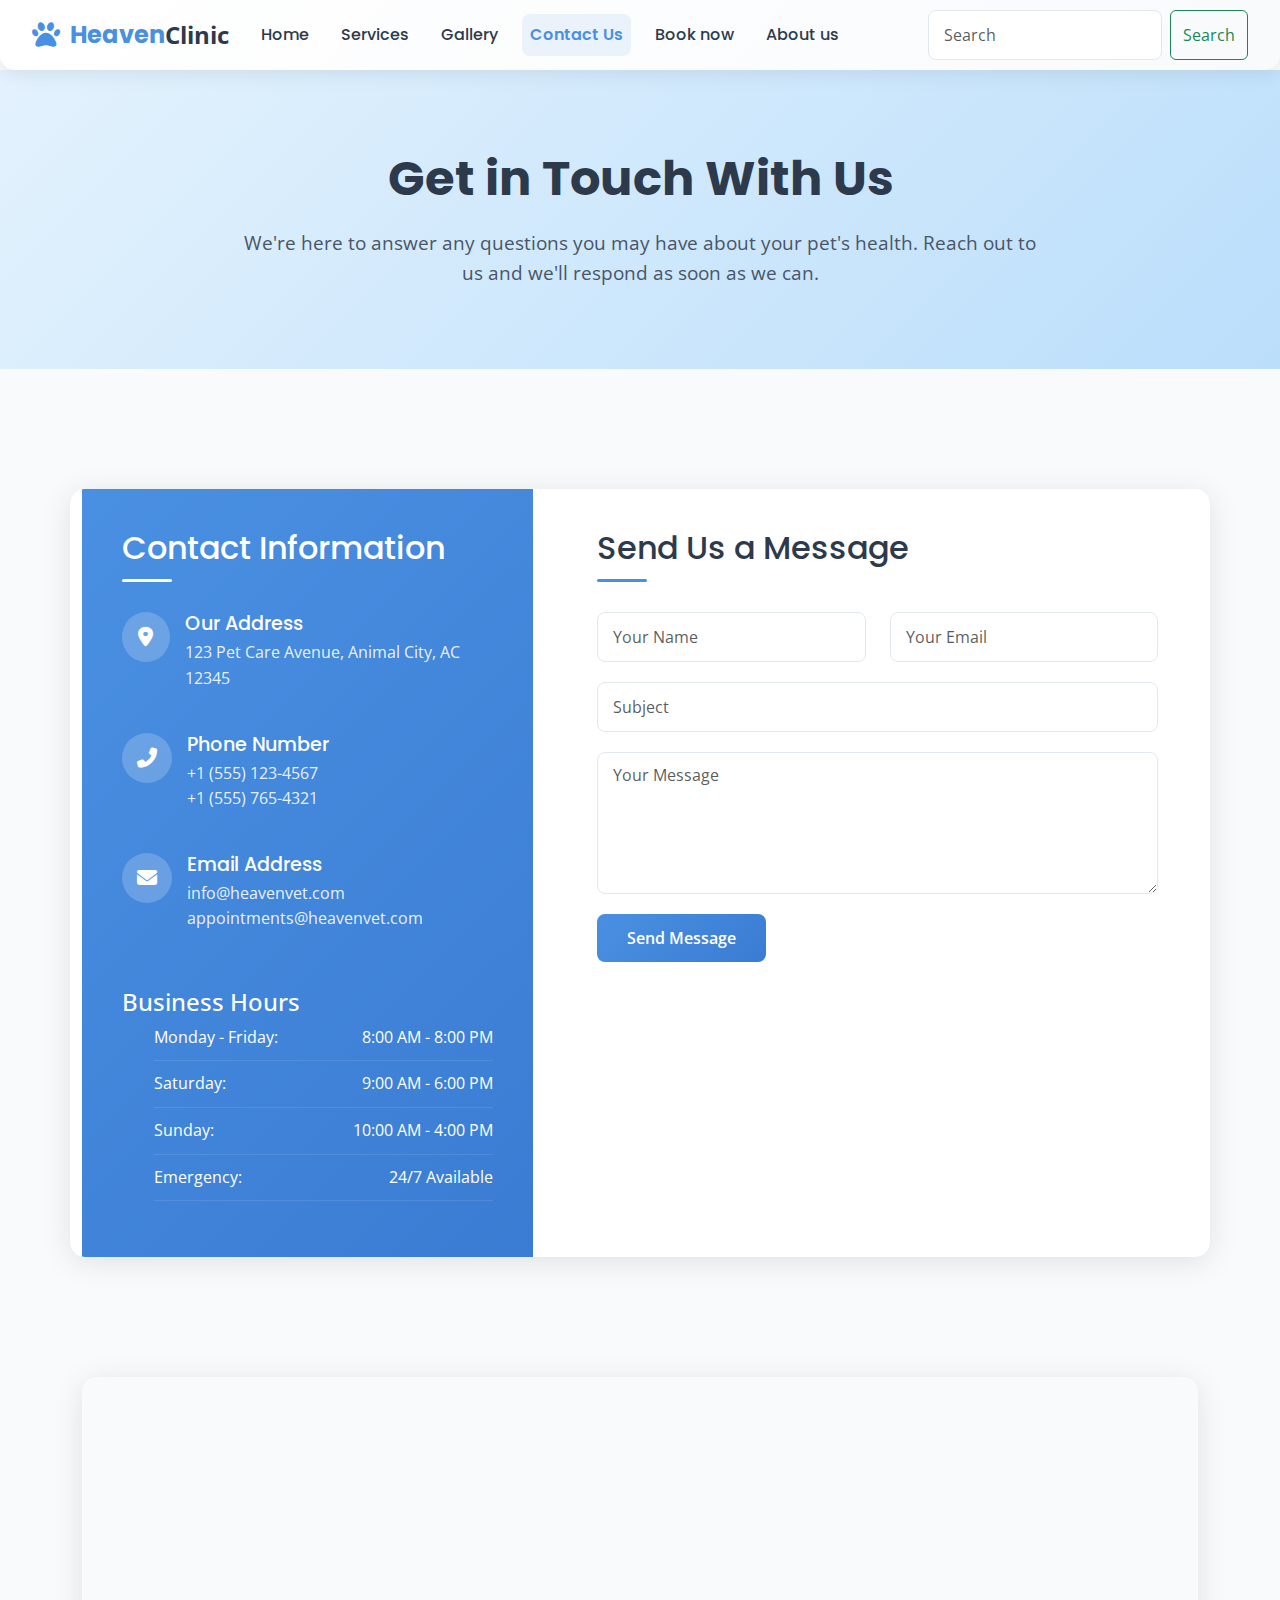
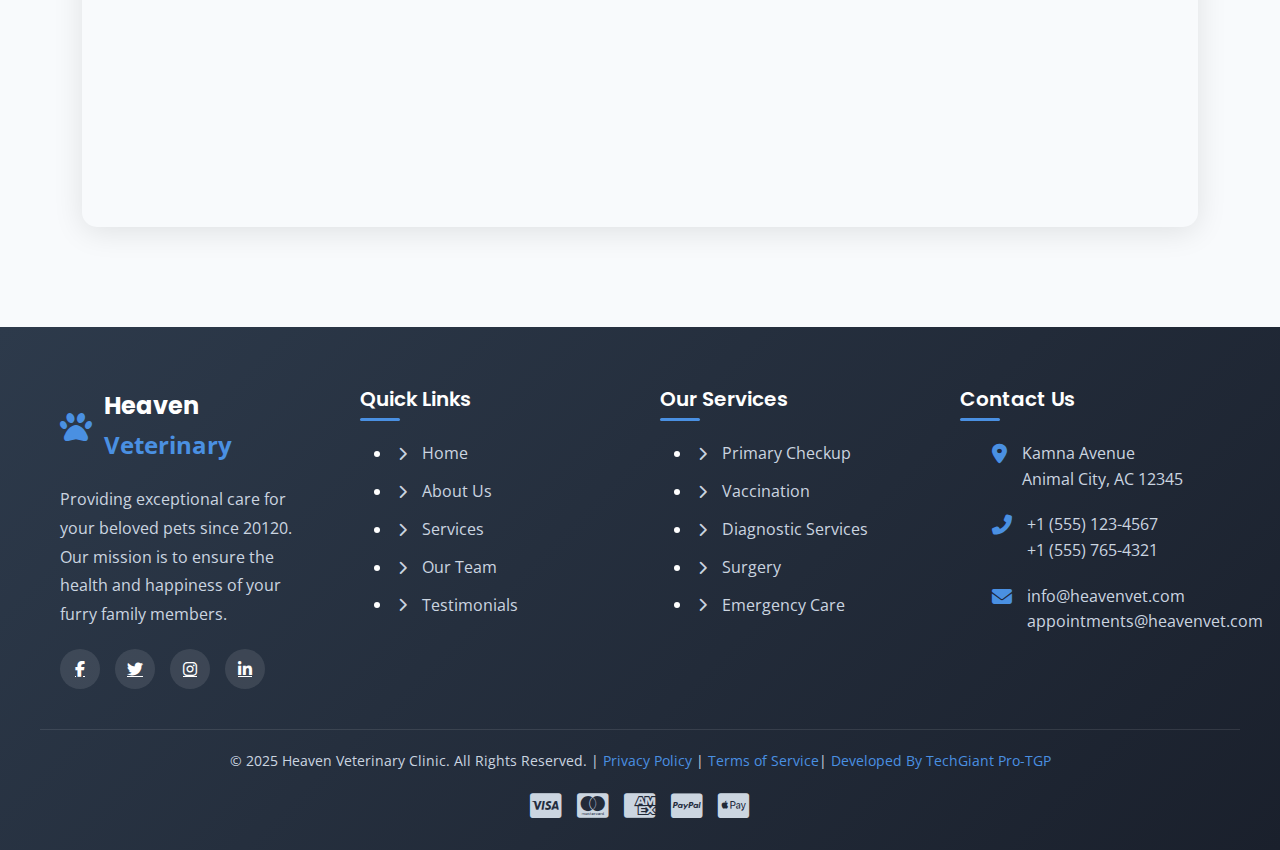
<file: contact.html>
<!DOCTYPE html>
<html lang="en">
<head>
    <meta charset="UTF-8">
    <meta name="viewport" content="width=device-width, initial-scale=1.0">
    <title>Contact Us - Heaven Veterinary Clinic</title>
    <!-- Bootstrap CSS -->
    <link href="https://cdn.jsdelivr.net/npm/bootstrap@5.3.0/dist/css/bootstrap.min.css" rel="stylesheet">
    <!-- Font Awesome -->
    <link rel="stylesheet" href="https://cdnjs.cloudflare.com/ajax/libs/font-awesome/6.4.0/css/all.min.css">
    <!-- Google Fonts -->
    <link href="https://fonts.googleapis.com/css2?family=Poppins:wght@400;500;600;700&family=Open+Sans:wght@400;600&display=swap" rel="stylesheet">
    <!-- css style -->
     <link rel="stylesheet" href="./css/contact.css">

</head>
<body>
    <!-- Navbar start here -->
    <nav class="navbar navbar-expand-lg bg-body-tertiary">
        <div class="container-fluid">
            <a class="navbar-brand" href="./index.html">
                <!-- logo image option -->
                <!-- <img src="./assets/petLogo.jpg" alt="logo"> -->
                <i class="fas fa-paw"></i>Heaven <span>Clinic</span>
            </a>
            <button class="navbar-toggler" type="button" data-bs-toggle="collapse" data-bs-target="#navbarSupportedContent" aria-controls="navbarSupportedContent" aria-expanded="false" aria-label="Toggle navigation">
                <span class="navbar-toggler-icon"></span>
            </button>
            <div class="collapse navbar-collapse" id="navbarSupportedContent">
                <ul class="navbar-nav me-auto mb-2 mb-lg-0">
                    <li class="nav-item">
                        <a class="nav-link" href="./index.html">Home</a>
                    </li>
                    <li class="nav-item">
                        <a class="nav-link" href="./services.html">Services</a>
                    </li>
                    <li class="nav-item">
                        <a class="nav-link" href="./gallery.html">Gallery</a>
                    </li>
                    <li class="nav-item">
                        <a class="nav-link active" href="./contact.html">Contact Us</a>
                    </li>
                    <li class="nav-item">
                        <a class="nav-link" href="./appointment.html">Book now</a>
                    </li>
                    <li class="nav-item">
                        <a class="nav-link" href="./about.html">About us</a>
                    </li>
                </ul>
                <form class="d-flex" role="search">
                    <input class="form-control me-2" type="search" placeholder="Search" aria-label="Search">
                    <button class="btn btn-outline-success" type="submit">Search</button>
                </form>
            </div>
        </div>
    </nav>
    <!-- Navbar Ends Here -->

    <!-- Contact Hero Section -->
    <section class="contact-hero">
        <div class="container">
            <h1>Get in Touch With Us</h1>
            <p>We're here to answer any questions you may have about your pet's health. Reach out to us and we'll respond as soon as we can.</p>
        </div>
    </section>

    <!-- Contact Section -->
    <section class="contact-section">
        <div class="container">
            <div class="row contact-container">
                <div class="col-lg-5">
                    <div class="contact-info">
                        <h2>Contact Information</h2>
                        
                        <div class="info-item">
                            <div class="info-icon">
                                <i class="fas fa-map-marker-alt"></i>
                            </div>
                            <div class="info-content">
                                <h4>Our Address</h4>
                                <p>123 Pet Care Avenue, Animal City, AC 12345</p>
                            </div>
                        </div>
                        
                        <div class="info-item">
                            <div class="info-icon">
                                <i class="fas fa-phone-alt"></i>
                            </div>
                            <div class="info-content">
                                <h4>Phone Number</h4>
                                <p>+1 (555) 123-4567<br>+1 (555) 765-4321</p>
                            </div>
                        </div>
                        
                        <div class="info-item">
                            <div class="info-icon">
                                <i class="fas fa-envelope"></i>
                            </div>
                            <div class="info-content">
                                <h4>Email Address</h4>
                                <p>info@heavenvet.com<br>appointments@heavenvet.com</p>
                            </div>
                        </div>
                        
                        <div class="business-hours">
                            <h4>Business Hours</h4>
                            <ul class="hours-list">
                                <li><span>Monday - Friday:</span> <span>8:00 AM - 8:00 PM</span></li>
                                <li><span>Saturday:</span> <span>9:00 AM - 6:00 PM</span></li>
                                <li><span>Sunday:</span> <span>10:00 AM - 4:00 PM</span></li>
                                <li><span>Emergency:</span> <span>24/7 Available</span></li>
                            </ul>
                        </div>
                    </div>
                </div>
                
                <div class="col-lg-7">
                    <div class="contact-form">
                        <h2>Send Us a Message</h2>
                        <form>
                            <div class="row">
                                <div class="col-md-6">
                                    <div class="form-group">
                                        <input type="text" class="form-control" placeholder="Your Name" required>
                                    </div>
                                </div>
                                <div class="col-md-6">
                                    <div class="form-group">
                                        <input type="email" class="form-control" placeholder="Your Email" required>
                                    </div>
                                </div>
                            </div>
                            
                            <div class="form-group">
                                <input type="text" class="form-control" placeholder="Subject">
                            </div>
                            
                            <div class="form-group">
                                <textarea class="form-control" placeholder="Your Message" rows="5" required></textarea>
                            </div>
                            
                            <button type="submit" class="btn btn-primary">Send Message</button>
                        </form>
                    </div>
                </div>
            </div>
        </div>

         <!-- Success Modal -->
    <div class="modal fade" id="successModal" tabindex="-1" aria-hidden="true">
        <div class="modal-dialog modal-dialog-centered">
            <div class="modal-content">
                <div class="modal-header">
                    <h5 class="modal-title">Message Sent Successfully</h5>
                    <button type="button" class="btn-close" data-bs-dismiss="modal" aria-label="Close"></button>
                </div>
                <div class="modal-body text-center">
                    <div class="success-icon">
                        <i class="fas fa-check-circle"></i>
                    </div>
                    <h4>Thank You for Contacting Us!</h4>
                    <p>Your message has been successfully sent. Our team will get back to you within 24 hours.</p>
                    <p>For urgent matters, please call us directly at <strong>+8 (801) 123-4567</strong>.</p>
                </div>
                <div class="modal-footer">
                    <button type="button" class="btn btn-primary" data-bs-dismiss="modal">Continue Browsing</button>
                </div>
            </div>
        </div>
    </div>

    </section>

    <!-- Map Section -->
    <section class="map-section">
        <div class="container">
            <div class="map-container">
                <iframe src="https://www.google.com/maps/embed?pb=!1m18!1m12!1m3!1d3022.9663095343008!2d-74.0042587242699!3d40.74076987932881!2m3!1f0!2f0!3f0!3m2!1i1024!2i768!4f13.1!3m3!1m2!1s0x89c259bf5c8eef09%3A0xc4d7f2c8c8e2f3c!2sVeterinary%20Clinic!5e0!3m2!1sen!2sus!4v1690213784231!5m2!1sen!2sus" allowfullscreen="" loading="lazy"></iframe>
            </div>
        </div>
    </section>

    <!-- Footer -->
    <footer class="footer">
        <div class="footer-container">
            <div class="footer-about">
                <div class="footer-logo">
                    <div class="footer-logo-icon">
                        <i class="fas fa-paw"></i>
                    </div>
                    <div class="footer-logo-text">Heaven <span>Veterinary</span></div>
                </div>
                <p>Providing exceptional care for your beloved pets since 20120. Our mission is to ensure the health and happiness of your furry family members.</p>
                <div class="social-icons">
                    <a href="#"><i class="fab fa-facebook-f"></i></a>
                    <a href="#"><i class="fab fa-twitter"></i></a>
                    <a href="#"><i class="fab fa-instagram"></i></a>
                    <a href="#"><i class="fab fa-linkedin-in"></i></a>
                </div>
            </div>
            
            <div class="footer-links">
                <h3 class="footer-heading">Quick Links</h3>
                <ul>
                    <li><a href="./index.html"><i class="fas fa-chevron-right"></i> Home</a></li>
                    <li><a href="./about.html"><i class="fas fa-chevron-right"></i> About Us</a></li>
                    <li><a href="./services.html"><i class="fas fa-chevron-right"></i> Services</a></li>
                    <li><a href="#"><i class="fas fa-chevron-right"></i> Our Team</a></li>
                    <li><a href="#"><i class="fas fa-chevron-right"></i> Testimonials</a></li>
                </ul>
            </div>
            
            <div class="footer-links">
                <h3 class="footer-heading">Our Services</h3>
                <ul>
                    <li><a href="#"><i class="fas fa-chevron-right"></i> Primary Checkup</a></li>
                    <li><a href="#"><i class="fas fa-chevron-right"></i> Vaccination</a></li>
                    <li><a href="#"><i class="fas fa-chevron-right"></i> Diagnostic Services</a></li>
                    <li><a href="#"><i class="fas fa-chevron-right"></i> Surgery</a></li>
                    <li><a href="#"><i class="fas fa-chevron-right"></i> Emergency Care</a></li>
                </ul>
            </div>
            
            <div class="footer-contact">
                <h3 class="footer-heading">Contact Us</h3>
                <ul>
                    <li>
                        <i class="fas fa-map-marker-alt"></i>
                        <div>Kamna Avenue<br>Animal City, AC 12345</div>
                    </li>
                    <li>
                        <i class="fas fa-phone-alt"></i>
                        <div>+1 (555) 123-4567<br>+1 (555) 765-4321</div>
                    </li>
                    <li>
                        <i class="fas fa-envelope"></i>
                        <div>info@heavenvet.com<br>appointments@heavenvet.com</div>
                    </li>
                </ul>
            </div>
        </div>
        
        <div class="footer-bottom">
            <p>&copy; 2025 Heaven Veterinary Clinic. All Rights Reserved. | <a href="#">Privacy Policy</a> | <a href="#">Terms of Service</a>| <a href="https://techgiantpro.com/">Developed By TechGiant Pro-TGP</a></p>
            <div class="payment-methods">
                <i class="fab fa-cc-visa"></i>
                <i class="fab fa-cc-mastercard"></i>
                <i class="fab fa-cc-amex"></i>
                <i class="fab fa-cc-paypal"></i>
                <i class="fab fa-cc-apple-pay"></i>
            </div>
        </div>
    </footer>

    <!-- Bootstrap JS and Popper.js -->
    <script src="https://cdn.jsdelivr.net/npm/@popperjs/core@2.11.6/dist/umd/popper.min.js"></script>
    <script src="https://cdn.jsdelivr.net/npm/bootstrap@5.3.0/dist/js/bootstrap.min.js"></script>
    <!-- Javascript -->
     <script src="./js/contact.js"></script>
</body>
</html>
</file>
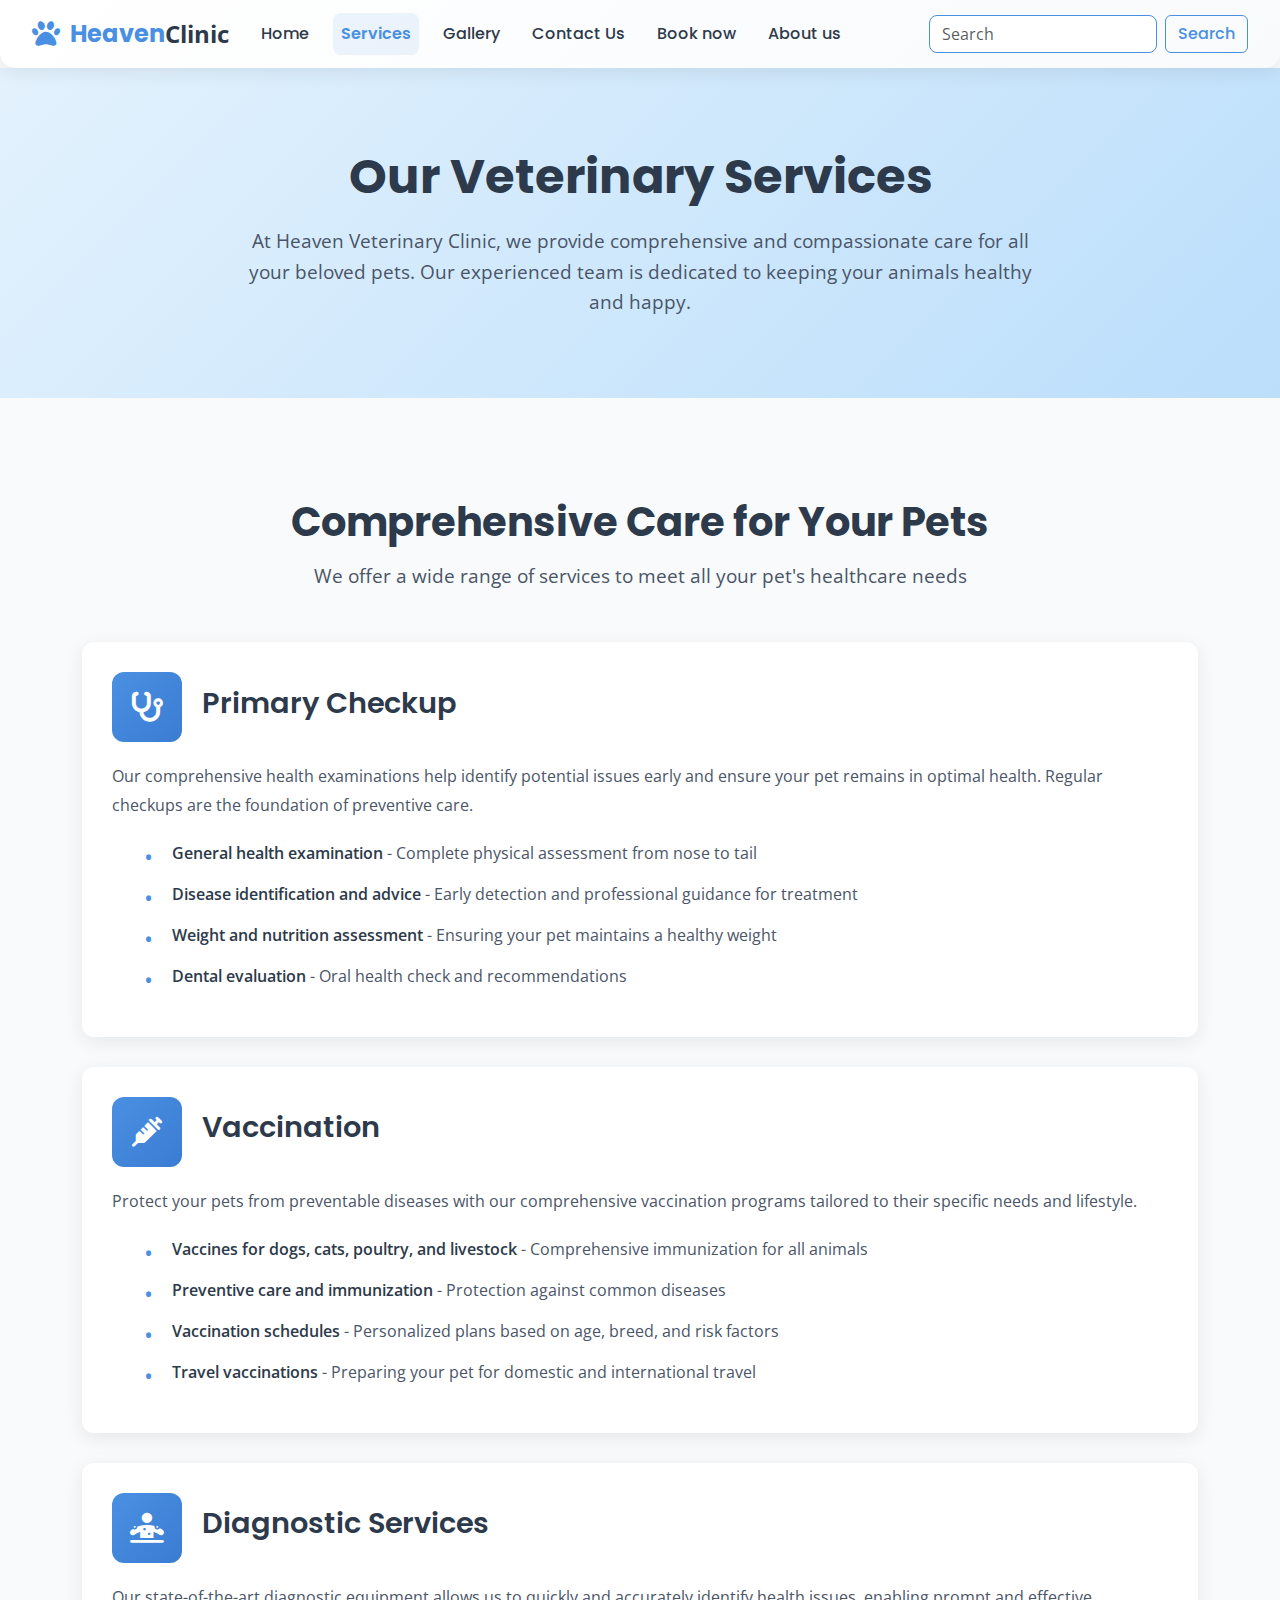
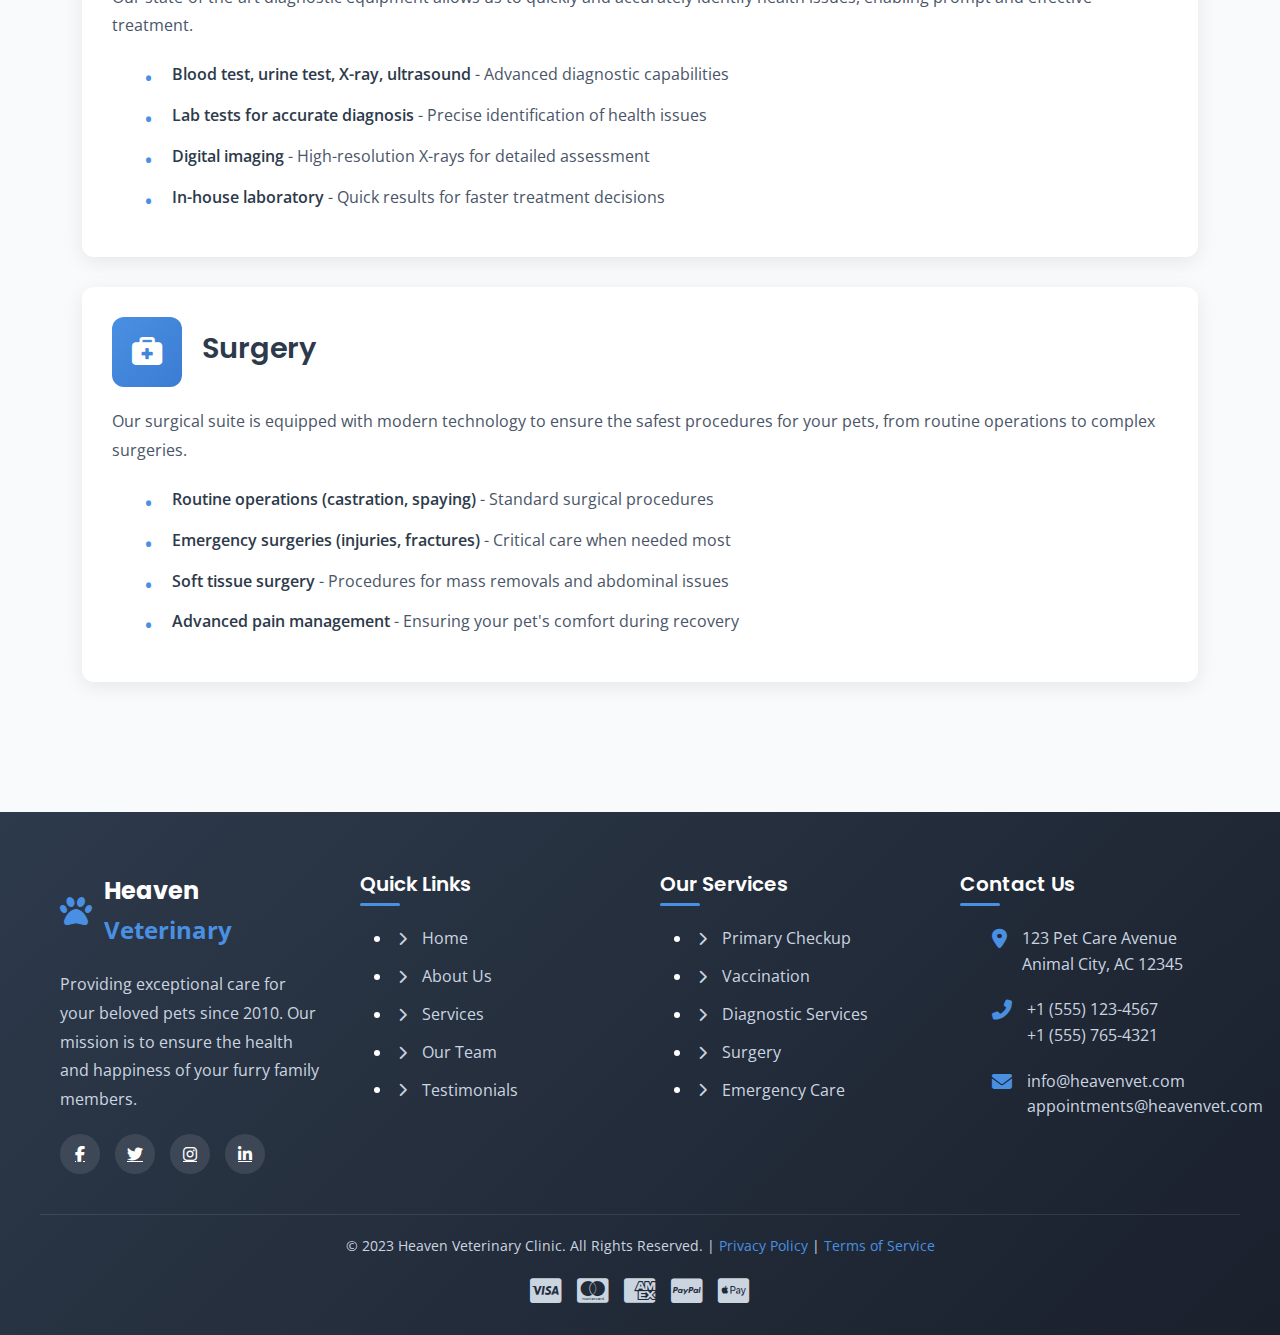
<file: services.html>
<!DOCTYPE html>
<html lang="en">
<head>
    <meta charset="UTF-8">
    <meta name="viewport" content="width=device-width, initial-scale=1.0">
    <title>services - Heaven Veterinary Clinic</title>
    <!-- Bootstrap CSS -->
    <link href="https://cdn.jsdelivr.net/npm/bootstrap@5.3.0/dist/css/bootstrap.min.css" rel="stylesheet">
    <!-- Font Awesome -->
    <link rel="stylesheet" href="https://cdnjs.cloudflare.com/ajax/libs/font-awesome/6.4.0/css/all.min.css">
    <!-- Google Fonts -->
    <link href="https://fonts.googleapis.com/css2?family=Poppins:wght@400;500;600;700&family=Open+Sans:wght@400;600&display=swap" rel="stylesheet">
    <style>
        * {
            margin: 0;
            padding: 0;
            box-sizing: border-box;
            font-family: 'Open Sans', sans-serif;
        }
        
        body {
            color: #2d3a4b;
            background: #f8fafc;
            line-height: 1.6;
        }

        /* Navbar Styles */
        .navbar {
            background: linear-gradient(135deg, #ffffff 0%, #f8fafc 100%);
            border-radius: 0 0 15px 15px;
            box-shadow: 0 4px 20px rgba(0, 0, 0, 0.08);
            padding: 10px 20px;
        }

        .navbar-brand {
            font-family: 'Poppins', sans-serif;
            font-weight: 700;
            font-size: 24px;
            color: #4a90e2 !important;
            display: flex;
            align-items: center;
        }

        .navbar-brand i {
            margin-right: 10px;
            font-size: 28px;
        }

        .navbar-brand span {
            color: #2d3a4b;
        }

        .nav-link {
            font-family: 'Poppins', sans-serif;
            font-weight: 500;
            font-size: 16px;
            color: #2d3a4b !important;
            margin: 0 8px;
            border-radius: 8px;
            transition: all 0.3s ease;
        }

        .nav-link:hover {
            color: #4a90e2 !important;
            background-color: rgba(74, 144, 226, 0.1);
        }

        .nav-link.active {
            color: #4a90e2 !important;
            background-color: rgba(74, 144, 226, 0.1);
            font-weight: 600;
        }

        .navbar-toggler {
            border: none;
            padding: 4px 8px;
        }

        .navbar-toggler:focus {
            box-shadow: none;
        }

        .navbar-toggler-icon {
            background-image: url("data:image/svg+xml,%3csvg xmlns='http://www.w3.org/2000/svg' viewBox='0 0 30 30'%3e%3cpath stroke='rgba(74, 144, 226, 1)' stroke-linecap='round' stroke-miterlimit='10' stroke-width='2' d='M4 7h22M4 15h22M4 23h22'/%3e%3c/svg%3e");
        }

        .btn-outline-success {
            color: #4a90e2;
            border-color: #4a90e2;
            font-family: 'Poppins', sans-serif;
            font-weight: 500;
        }

        .btn-outline-success:hover {
            background-color: #4a90e2;
            border-color: #4a90e2;
            color: white;
        }

        .form-control {
            border-color: #4a90e2;
            border-radius: 8px;
        }

        .form-control:focus {
            border-color: #4a90e2;
            box-shadow: 0 0 0 0.25rem rgba(74, 144, 226, 0.25);
        }

        /* About Hero Section */
        .about-hero {
            background: linear-gradient(135deg, #e3f2fd 0%, #bbdefb 100%);
            padding: 80px 0;
            text-align: center;
            margin-bottom: 60px;
        }

        .about-hero h1 {
            font-family: 'Poppins', sans-serif;
            font-size: 3rem;
            font-weight: 700;
            color: #2d3a4b;
            margin-bottom: 20px;
        }

        .about-hero p {
            font-size: 1.2rem;
            color: #4a5568;
            max-width: 800px;
            margin: 0 auto;
        }

        /* Services Section */
        .services-section {
            padding: 40px 0;
            margin-bottom: 60px;
        }

        .section-title {
            text-align: center;
            margin-bottom: 50px;
        }
        
        .section-title h2 {
            font-family: 'Poppins', sans-serif;
            font-size: 2.5rem;
            font-weight: 700;
            color: #2d3a4b;
            margin-bottom: 15px;
        }
        
        .section-title p {
            font-size: 1.2rem;
            color: #4a5568;
            max-width: 700px;
            margin: 0 auto;
        }

        .service-detail {
            background: white;
            border-radius: 12px;
            overflow: hidden;
            box-shadow: 0 5px 20px rgba(0, 0, 0, 0.08);
            margin-bottom: 30px;
            padding: 30px;
            transition: transform 0.3s ease;
        }

        .service-detail:hover {
            transform: translateY(-5px);
        }

        .service-header {
            display: flex;
            align-items: center;
            margin-bottom: 20px;
        }

        .service-icon {
            width: 70px;
            height: 70px;
            background: linear-gradient(135deg, #4a90e2 0%, #3a7cd3 100%);
            border-radius: 12px;
            display: flex;
            align-items: center;
            justify-content: center;
            margin-right: 20px;
            font-size: 30px;
            color: white;
        }

        .service-title {
            font-family: 'Poppins', sans-serif;
            font-size: 1.8rem;
            font-weight: 600;
            color: #2d3a4b;
        }

        .service-content {
            color: #4a5568;
            line-height: 1.8;
        }

        .service-features {
            list-style-type: none;
            margin-top: 20px;
        }

        .service-features li {
            margin-bottom: 12px;
            padding-left: 28px;
            position: relative;
        }
        
        .service-features li:before {
            content: "•";
            color: #4a90e2;
            font-size: 24px;
            position: absolute;
            left: 0;
            top: -4px;
        }
        
        .service-features strong {
            color: #2d3a4b;
            font-weight: 600;
        }

        /* Footer Styles */
        .footer {
            background: linear-gradient(135deg, #2d3a4b 0%, #1a202c 100%);
            color: white;
            padding: 60px 0 30px;
            margin-top: 40px;
        }
        
        .footer-container {
            max-width: 1200px;
            margin: 0 auto;
            padding: 0 20px;
            display: grid;
            grid-template-columns: repeat(auto-fit, minmax(250px, 1fr));
            gap: 40px;
        }
        
        .footer-logo {
            display: flex;
            align-items: center;
            margin-bottom: 20px;
        }
        
        .footer-logo-icon {
            font-size: 32px;
            color: #4a90e2;
            margin-right: 12px;
        }
        
        .footer-logo-text {
            font-family: 'Poppins', sans-serif;
            font-weight: 700;
            font-size: 24px;
            color: white;
        }
        
        .footer-logo-text span {
            color: #4a90e2;
        }
        
        .footer-about {
            max-width: 300px;
        }
        
        .footer-about p {
            margin-bottom: 20px;
            line-height: 1.8;
            color: #cbd5e0;
        }
        
        .social-icons {
            display: flex;
            gap: 15px;
        }
        
        .social-icons a {
            display: flex;
            align-items: center;
            justify-content: center;
            width: 40px;
            height: 40px;
            background: rgba(255, 255, 255, 0.1);
            border-radius: 50%;
            color: white;
            transition: all 0.3s ease;
        }
        
        .social-icons a:hover {
            background: #4a90e2;
            transform: translateY(-3px);
        }
        
        .footer-heading {
            font-family: 'Poppins', sans-serif;
            font-size: 1.25rem;
            font-weight: 600;
            margin-bottom: 20px;
            position: relative;
            padding-bottom: 10px;
        }
        
        .footer-heading::after {
            content: '';
            position: absolute;
            left: 0;
            bottom: 0;
            width: 40px;
            height: 3px;
            background: #4a90e2;
            border-radius: 2px;
        }
        
        .footer-links {
            list-style: none;
        }
        
        .footer-links li {
            margin-bottom: 12px;
        }
        
        .footer-links a {
            color: #cbd5e0;
            text-decoration: none;
            transition: all 0.3s ease;
            display: flex;
            align-items: center;
        }
        
        .footer-links a:hover {
            color: #4a90e2;
            transform: translateX(5px);
        }
        
        .footer-links i {
            margin-right: 10px;
            font-size: 14px;
            width: 20px;
            text-align: center;
        }
        
        .footer-contact {
            list-style: none;
        }
        
        .footer-contact li {
            margin-bottom: 20px;
            display: flex;
            align-items: flex-start;
        }
        
        .footer-contact i {
            margin-right: 15px;
            font-size: 20px;
            color: #4a90e2;
            margin-top: 3px;
        }
        
        .footer-contact div {
            color: #cbd5e0;
            line-height: 1.6;
        }
        
        .footer-bottom {
            max-width: 1200px;
            margin: 40px auto 0;
            padding: 20px 20px 0;
            border-top: 1px solid rgba(255, 255, 255, 0.1);
            text-align: center;
            color: #cbd5e0;
            font-size: 14px;
        }
        
        .footer-bottom a {
            color: #4a90e2;
            text-decoration: none;
        }
        
        .footer-bottom a:hover {
            text-decoration: underline;
        }
        
        .payment-methods {
            display: flex;
            justify-content: center;
            gap: 15px;
            margin-top: 20px;
        }
        
        .payment-methods i {
            font-size: 28px;
            color: #cbd5e0;
        }
        
        @media (max-width: 991.98px) {
            .navbar-collapse {
                background: linear-gradient(135deg, #ffffff 0%, #f8fafc 100%);
                padding: 20px;
                border-radius: 0 0 15px 15px;
                box-shadow: 0 10px 20px rgba(0, 0, 0, 0.1);
                margin-top: 10px;
            }
            
            .nav-link {
                margin: 5px 0;
                padding: 10px 15px !important;
            }
            
            .form-control {
                margin-top: 15px;
            }
            
            .btn-outline-success {
                width: 100%;
                margin-top: 10px;
            }

            .footer-container {
                grid-template-columns: 1fr;
                gap: 30px;
                text-align: center;
            }
            
            .footer-heading::after {
                left: 50%;
                transform: translateX(-50%);
            }
            
            .footer-about {
                max-width: 100%;
            }
            
            .social-icons {
                justify-content: center;
            }
            
            .footer-contact li {
                justify-content: center;
            }
        }
        
        @media (max-width: 768px) {
            .about-hero h1 {
                font-size: 2.2rem;
            }
            
            .section-title h2 {
                font-size: 2rem;
            }
            
            .service-header {
                flex-direction: column;
                text-align: center;
            }
            
            .service-icon {
                margin-right: 0;
                margin-bottom: 15px;
            }
        }
        
        @media (max-width: 480px) {
            .about-hero h1 {
                font-size: 1.8rem;
            }
            
            .section-title h2 {
                font-size: 1.6rem;
            }
            
            .service-title {
                font-size: 1.4rem;
            }
            
            .footer-logo {
                justify-content: center;
            }
        }
    </style>
</head>
<body>
    <!-- Navbar start here -->
    <nav class="navbar navbar-expand-lg bg-body-tertiary">
        <div class="container-fluid">
            <a class="navbar-brand" href="#">
                <i class="fas fa-paw"></i>Heaven <span>Clinic</span>
            </a>
            <button class="navbar-toggler" type="button" data-bs-toggle="collapse" data-bs-target="#navbarSupportedContent" aria-controls="navbarSupportedContent" aria-expanded="false" aria-label="Toggle navigation">
                <span class="navbar-toggler-icon"></span>
            </button>
            <div class="collapse navbar-collapse" id="navbarSupportedContent">
                <ul class="navbar-nav me-auto mb-2 mb-lg-0">
                    <li class="nav-item">
                        <a class="nav-link" href="#">Home</a>
                    </li>
                    <li class="nav-item">
                        <a class="nav-link active" href="#">Services</a>
                    </li>
                    <li class="nav-item">
                        <a class="nav-link" href="#">Gallery</a>
                    </li>
                    <li class="nav-item">
                        <a class="nav-link" href="#">Contact Us</a>
                    </li>
                    <li class="nav-item">
                        <a class="nav-link" href="#">Book now</a>
                    </li>
                    <li class="nav-item">
                        <a class="nav-link" href="#">About us</a>
                    </li>
                </ul>
                <form class="d-flex" role="search">
                    <input class="form-control me-2" type="search" placeholder="Search" aria-label="Search">
                    <button class="btn btn-outline-success" type="submit">Search</button>
                </form>
            </div>
        </div>
    </nav>
    <!-- Navbar Ends Here -->

    <!-- About Hero Section -->
    <section class="about-hero">
        <div class="container">
            <h1>Our Veterinary Services</h1>
            <p>At Heaven Veterinary Clinic, we provide comprehensive and compassionate care for all your beloved pets. Our experienced team is dedicated to keeping your animals healthy and happy.</p>
        </div>
    </section>

    <!-- Services Section -->
    <section class="services-section">
        <div class="container">
            <div class="section-title">
                <h2>Comprehensive Care for Your Pets</h2>
                <p>We offer a wide range of services to meet all your pet's healthcare needs</p>
            </div>

            <!-- Primary Checkup Service -->
            <div class="service-detail">
                <div class="service-header">
                    <div class="service-icon">
                        <i class="fas fa-stethoscope"></i>
                    </div>
                    <h3 class="service-title">Primary Checkup</h3>
                </div>
                <div class="service-content">
                    <p>Our comprehensive health examinations help identify potential issues early and ensure your pet remains in optimal health. Regular checkups are the foundation of preventive care.</p>
                    <ul class="service-features">
                        <li><strong>General health examination</strong> - Complete physical assessment from nose to tail</li>
                        <li><strong>Disease identification and advice</strong> - Early detection and professional guidance for treatment</li>
                        <li><strong>Weight and nutrition assessment</strong> - Ensuring your pet maintains a healthy weight</li>
                        <li><strong>Dental evaluation</strong> - Oral health check and recommendations</li>
                    </ul>
                </div>
            </div>

            <!-- Vaccination Service -->
            <div class="service-detail">
                <div class="service-header">
                    <div class="service-icon">
                        <i class="fas fa-syringe"></i>
                    </div>
                    <h3 class="service-title">Vaccination</h3>
                </div>
                <div class="service-content">
                    <p>Protect your pets from preventable diseases with our comprehensive vaccination programs tailored to their specific needs and lifestyle.</p>
                    <ul class="service-features">
                        <li><strong>Vaccines for dogs, cats, poultry, and livestock</strong> - Comprehensive immunization for all animals</li>
                        <li><strong>Preventive care and immunization</strong> - Protection against common diseases</li>
                        <li><strong>Vaccination schedules</strong> - Personalized plans based on age, breed, and risk factors</li>
                        <li><strong>Travel vaccinations</strong> - Preparing your pet for domestic and international travel</li>
                    </ul>
                </div>
            </div>

            <!-- Diagnostic Services -->
            <div class="service-detail">
                <div class="service-header">
                    <div class="service-icon">
                        <i class="fas fa-diagnoses"></i>
                    </div>
                    <h3 class="service-title">Diagnostic Services</h3>
                </div>
                <div class="service-content">
                    <p>Our state-of-the-art diagnostic equipment allows us to quickly and accurately identify health issues, enabling prompt and effective treatment.</p>
                    <ul class="service-features">
                        <li><strong>Blood test, urine test, X-ray, ultrasound</strong> - Advanced diagnostic capabilities</li>
                        <li><strong>Lab tests for accurate diagnosis</strong> - Precise identification of health issues</li>
                        <li><strong>Digital imaging</strong> - High-resolution X-rays for detailed assessment</li>
                        <li><strong>In-house laboratory</strong> - Quick results for faster treatment decisions</li>
                    </ul>
                </div>
            </div>

            <!-- Surgery Service -->
            <div class="service-detail">
                <div class="service-header">
                    <div class="service-icon">
                        <i class="fas fa-briefcase-medical"></i>
                    </div>
                    <h3 class="service-title">Surgery</h3>
                </div>
                <div class="service-content">
                    <p>Our surgical suite is equipped with modern technology to ensure the safest procedures for your pets, from routine operations to complex surgeries.</p>
                    <ul class="service-features">
                        <li><strong>Routine operations (castration, spaying)</strong> - Standard surgical procedures</li>
                        <li><strong>Emergency surgeries (injuries, fractures)</strong> - Critical care when needed most</li>
                        <li><strong>Soft tissue surgery</strong> - Procedures for mass removals and abdominal issues</li>
                        <li><strong>Advanced pain management</strong> - Ensuring your pet's comfort during recovery</li>
                    </ul>
                </div>
            </div>

            <!-- Additional services would follow the same pattern -->
            
        </div>
    </section>

    <!-- Footer -->
    <footer class="footer">
        <div class="footer-container">
            <div class="footer-about">
                <div class="footer-logo">
                    <div class="footer-logo-icon">
                        <i class="fas fa-paw"></i>
                    </div>
                    <div class="footer-logo-text">Heaven <span>Veterinary</span></div>
                </div>
                <p>Providing exceptional care for your beloved pets since 2010. Our mission is to ensure the health and happiness of your furry family members.</p>
                <div class="social-icons">
                    <a href="#"><i class="fab fa-facebook-f"></i></a>
                    <a href="#"><i class="fab fa-twitter"></i></a>
                    <a href="#"><i class="fab fa-instagram"></i></a>
                    <a href="#"><i class="fab fa-linkedin-in"></i></a>
                </div>
            </div>
            
            <div class="footer-links">
                <h3 class="footer-heading">Quick Links</h3>
                <ul>
                    <li><a href="#"><i class="fas fa-chevron-right"></i> Home</a></li>
                    <li><a href="#"><i class="fas fa-chevron-right"></i> About Us</a></li>
                    <li><a href="#"><i class="fas fa-chevron-right"></i> Services</a></li>
                    <li><a href="#"><i class="fas fa-chevron-right"></i> Our Team</a></li>
                    <li><a href="#"><i class="fas fa-chevron-right"></i> Testimonials</a></li>
                </ul>
            </div>
            
            <div class="footer-links">
                <h3 class="footer-heading">Our Services</h3>
                <ul>
                    <li><a href="#"><i class="fas fa-chevron-right"></i> Primary Checkup</a></li>
                    <li><a href="#"><i class="fas fa-chevron-right"></i> Vaccination</a></li>
                    <li><a href="#"><i class="fas fa-chevron-right"></i> Diagnostic Services</a></li>
                    <li><a href="#"><i class="fas fa-chevron-right"></i> Surgery</a></li>
                    <li><a href="#"><i class="fas fa-chevron-right"></i> Emergency Care</a></li>
                </ul>
            </div>
            
            <div class="footer-contact">
                <h3 class="footer-heading">Contact Us</h3>
                <ul>
                    <li>
                        <i class="fas fa-map-marker-alt"></i>
                        <div>123 Pet Care Avenue<br>Animal City, AC 12345</div>
                    </li>
                    <li>
                        <i class="fas fa-phone-alt"></i>
                        <div>+1 (555) 123-4567<br>+1 (555) 765-4321</div>
                    </li>
                    <li>
                        <i class="fas fa-envelope"></i>
                        <div>info@heavenvet.com<br>appointments@heavenvet.com</div>
                    </li>
                </ul>
            </div>
        </div>
        
        <div class="footer-bottom">
            <p>&copy; 2023 Heaven Veterinary Clinic. All Rights Reserved. | <a href="#">Privacy Policy</a> | <a href="#">Terms of Service</a></p>
            <div class="payment-methods">
                <i class="fab fa-cc-visa"></i>
                <i class="fab fa-cc-mastercard"></i>
                <i class="fab fa-cc-amex"></i>
                <i class="fab fa-cc-paypal"></i>
                <i class="fab fa-cc-apple-pay"></i>
            </div>
        </div>
    </footer>

    <!-- Bootstrap JS and Popper.js -->
    <script src="https://cdn.jsdelivr.net/npm/@popperjs/core@2.11.6/dist/umd/popper.min.js"></script>
    <script src="https://cdn.jsdelivr.net/npm/bootstrap@5.3.0/dist/js/bootstrap.min.js"></script>
</body>
</html>
</file>
<file: css/indexStyle.css>
* {
            margin: 0;
            padding: 0;
            box-sizing: border-box;
            font-family: 'Segoe UI', Tahoma, Geneva, Verdana, sans-serif;
        }
        
        body {
            /* font-family: 'Open Sans', sans-serif; */
            color: #2d3a4b;
            background: #f8fafc;
            /* background: linear-gradient(135deg, #667eea 0%, #764ba2 100%); */
            color: #fff;
            line-height: 1.6;
        }

        /* Navbar Style start here */

        .navbar {
            background: linear-gradient(135deg, #ffffff 0%, #f8fafc 100%);
            border-radius: 15px;
            box-shadow: 0 4px 20px rgba(0, 0, 0, 0.08);
            padding: 10px 20px;
            margin-bottom: 30px;
        }

        .navbar-brand {
            font-family: 'Poppins', sans-serif;
            font-weight: 700;
            font-size: 24px;
            color: #4a90e2 !important;
            display: flex;
            align-items: center;
        }

        .navbar-brand img{
            max-height: 40px;
            max-width: 50px;
            border: 0.5px black solid;
            border-radius: 55%;
        }

        .navbar-brand i {
            margin-right: 10px;
            font-size: 28px;
        }

        .navbar-brand span {
            color: #2d3a4b;
        }

        .nav-link {
            font-family: 'Poppins', sans-serif;
            font-weight: 500;
            font-size: 16px;
            color: #2d3a4b !important;
            margin: 0 8px;
            border-radius: 8px;
            transition: all 0.3s ease;
        }

        .nav-link:hover {
            color: #4a90e2 !important;
            background-color: rgba(74, 144, 226, 0.1);
        }

        .nav-link.active {
            color: #4a90e2 !important;
            background-color: rgba(74, 144, 226, 0.1);
            font-weight: 600;
        }

        .navbar-toggler {
            border: none;
            padding: 4px 8px;
        }

        .navbar-toggler:focus {
            box-shadow: none;
        }

        .navbar-toggler-icon {
            background-image: url("data:image/svg+xml,%3csvg xmlns='http://www.w3.org/2000/svg' viewBox='0 0 30 30'%3e%3cpath stroke='rgba(74, 144, 226, 1)' stroke-linecap='round' stroke-miterlimit='10' stroke-width='2' d='M4 7h22M4 15h22M4 23h22'/%3e%3c/svg%3e");
        }

        .btn-outline-success {
            color: #4a90e2;
            border-color: #4a90e2;
            font-family: 'Poppins', sans-serif;
            font-weight: 500;
        }

        .btn-outline-success:hover {
            background-color: #4a90e2;
            border-color: #4a90e2;
            color: white;
        }

        .form-control {
            border-color: #4a90e2;
            border-radius: 8px;
        }

        .form-control:focus {
            border-color: #4a90e2;
            box-shadow: 0 0 0 0.25rem rgba(74, 144, 226, 0.25);
        }

        .demo-content {
            max-width: 1200px;
            margin: 0 auto;
            padding: 40px 20px;
            text-align: center;
            background: linear-gradient(135deg, #e3f2fd 0%, #bbdefb 100%);
            border-radius: 16px;
            margin-top: 20px;
        }

        .demo-content h1 {
            font-family: 'Poppins', sans-serif;
            font-size: 2.5rem;
            color: #2d3a4b;
            margin-bottom: 20px;
        }

        .demo-content p {
            font-size: 1.2rem;
            color: #4a5568;
            max-width: 800px;
            margin: 0 auto 30px;
        }

        @media (max-width: 991.98px) {
            .navbar-collapse {
                background: linear-gradient(135deg, #ffffff 0%, #f8fafc 100%);
                padding: 20px;
                border-radius: 0 0 15px 15px;
                box-shadow: 0 10px 20px rgba(0, 0, 0, 0.1);
                margin-top: 10px;
            }
            
            .nav-link {
                margin: 5px 0;
                padding: 10px 15px !important;
            }
            
            .form-control {
                margin-top: 15px;
            }
            
            .btn-outline-success {
                width: 100%;
                margin-top: 10px;
            }
        }


        /* Hero section's style start here */
        
        .hero-container {
            max-width: 1200px;
            margin: 0 auto;
            padding: 20px;
        }
        
        .hero-section {
            background: linear-gradient(135deg, #e3f2fd 0%, #bbdefb 100%);
            border-radius: 16px;
            overflow: hidden;
            box-shadow: 0 10px 30px rgba(0, 0, 0, 0.1);
            position: relative;
            margin-top: 20px;
        }
        
        .hero-content {
            display: flex;
            flex-direction: column;
            align-items: center;
            text-align: center;
            padding: 60px 30px;
            position: relative;
            z-index: 2;
        }
        
        .clinic-logo {
            display: flex;
            align-items: center;
            margin-bottom: 20px;
            background: rgba(255, 255, 255, 0.9);
            padding: 12px 24px;
            border-radius: 50px;
            box-shadow: 0 4px 15px rgba(0, 0, 0, 0.08);
        }
        
        .logo-icon {
            font-size: 28px;
            color: #4a90e2;
            margin-right: 12px;
        }
        
        .logo-text {
            font-family: 'Poppins', sans-serif;
            font-weight: 700;
            font-size: 28px;
            color: #2d3a4b;
        }
        
        .logo-text span {
            color: #4a90e2;
        }
        
        .hero-title {
            font-family: 'Poppins', sans-serif;
            font-size: 3.2rem;
            font-weight: 700;
            color: #2d3a4b;
            margin-bottom: 20px;
            line-height: 1.2;
        }
        
        .hero-title span {
            color: #4a90e2;
        }
        
        .hero-description {
            font-size: 1.25rem;
            color: #4a5568;
            max-width: 700px;
            margin-bottom: 40px;
        }
        
        .cta-button {
            display: inline-flex;
            align-items: center;
            background: #4a90e2;
            color: white;
            padding: 16px 36px;
            border-radius: 50px;
            font-family: 'Poppins', sans-serif;
            font-weight: 600;
            font-size: 18px;
            text-decoration: none;
            transition: all 0.3s ease;
            box-shadow: 0 4px 15px rgba(74, 144, 226, 0.3);
        }
        
        .cta-button:hover {
            background: #3a7cd3;
            transform: translateY(-3px);
            box-shadow: 0 6px 20px rgba(74, 144, 226, 0.4);
        }
        
        .cta-button i {
            margin-left: 10px;
            font-size: 20px;
        }
        
        .hero-features {
            display: flex;
            justify-content: center;
            gap: 30px;
            margin-top: 50px;
            flex-wrap: wrap;
        }
        
        .feature {
            display: flex;
            align-items: center;
            background: rgba(255, 255, 255, 0.95);
            padding: 20px;
            border-radius: 12px;
            box-shadow: 0 5px 15px rgba(0, 0, 0, 0.08);
            width: 280px;
            transition: transform 0.3s ease;
        }
        
        .feature:hover {
            transform: translateY(-5px);
        }
        
        .feature-icon {
            width: 50px;
            height: 50px;
            background: #e6f2ff;
            border-radius: 50%;
            display: flex;
            align-items: center;
            justify-content: center;
            margin-right: 15px;
            font-size: 20px;
            color: #4a90e2;
        }
        
        .feature-text {
            font-size: 16px;
            font-weight: 600;
            color: #2d3a4b;
        }
        
        .hero-image {
            position: absolute;
            bottom: 0;
            right: 0;
            width: 45%;
            z-index: 1;
            opacity: 0.95;
        }
        
        .paw-prints {
            position: absolute;
            width: 100%;
            height: 100%;
            z-index: 1;
            opacity: 0.1;
        }
        
        .paw {
            position: absolute;
            font-size: 24px;
            color: #4a90e2;
        }
        
        @media (max-width: 992px) {
            .hero-title {
                font-size: 2.8rem;
            }
            
            .hero-description {
                font-size: 1.1rem;
            }
            
            .hero-image {
                width: 50%;
                opacity: 0.8;
            }
        }
        
        @media (max-width: 768px) {
            .hero-content {
                padding: 40px 20px;
            }
            
            .hero-title {
                font-size: 2.2rem;
            }
            
            .hero-description {
                font-size: 1rem;
            }
            
            .hero-image {
                position: relative;
                width: 100%;
                margin-top: 30px;
                opacity: 1;
            }
            
            .hero-features {
                flex-direction: column;
                align-items: center;
            }
            
            .feature {
                width: 100%;
                max-width: 350px;
            }
        }
        
        @media (max-width: 480px) {
            .hero-title {
                font-size: 1.8rem;
            }
            
            .clinic-logo {
                padding: 8px 16px;
            }
            
            .logo-text {
                font-size: 22px;
            }
            
            .cta-button {
                padding: 14px 28px;
                font-size: 16px;
            }
        }

    /* Hero Section ends Here */


    /* services section's style start here */
      .services-container {
            max-width: 1200px;
            margin: 40px auto;
            padding: 20px;
        }
        
        .section-header {
            text-align: center;
            margin-bottom: 50px;
        }
        
        .section-title {
            font-family: 'Poppins', sans-serif;
            font-size: 2.8rem;
            font-weight: 700;
            color: #2d3a4b;
            margin-bottom: 15px;
        }
        
        
        .section-title span {
            color: #4a90e2;
        }
        
        .section-subtitle {
            font-size: 1.2rem;
            color: #4a5568;
            max-width: 700px;
            margin: 0 auto;
        }
        
        .services-grid {
            display: grid;
            grid-template-columns: repeat(auto-fit, minmax(350px, 1fr));
            gap: 30px;
            margin-top: 40px;
        }
        
        .service-card {
            background: white;
            border-radius: 12px;
            overflow: hidden;
            box-shadow: 0 5px 20px rgba(0, 0, 0, 0.08);
            transition: transform 0.3s ease, box-shadow 0.3s ease;
        }
        
        .service-card:hover {
            transform: translateY(-5px);
            box-shadow: 0 12px 30px rgba(0, 0, 0, 0.15);
        }
        
        .service-header {
            padding: 25px 25px 15px;
            background: linear-gradient(135deg, #4a90e2 0%, #3a7cd3 100%);
            color: white;
            display: flex;
            align-items: center;
        }
        
        .service-icon {
            width: 60px;
            height: 60px;
            background: rgba(255, 255, 255, 0.2);
            border-radius: 12px;
            display: flex;
            align-items: center;
            justify-content: center;
            margin-right: 20px;
            font-size: 24px;
        }
        
        .service-title {
            font-family: 'Poppins', sans-serif;
            font-size: 1.5rem;
            font-weight: 600;
        }
        
        .service-content {
            padding: 25px;
        }
        
        .service-features {
            list-style-type: none;
        }
        
        .service-features li {
            margin-bottom: 12px;
            padding-left: 28px;
            position: relative;
        }
        
        .service-features li:before {
            content: "•";
            color: #4a90e2;
            font-size: 24px;
            position: absolute;
            left: 0;
            top: -4px;
        }
        
        .service-features strong {
            color: #2d3a4b;
            font-weight: 600;
        }
        
        .emergency-care {
            background: linear-gradient(135deg, #FF9A8B 0%, #FF6A88 100%);
        }
        
        .nutrition-care {
            background: linear-gradient(135deg, #6DE195 0%, #4ECDC4 100%);
        }
        
        .home-care {
            background: linear-gradient(135deg, #A18CD1 0%, #FBC2EB 100%);
        }
        
        .specialized-care {
            background: linear-gradient(135deg, #FFECD2 0%, #FCB69F 100%);
            color: #2d3a4b;
        }
        
        .specialized-care .service-title {
            color: #2d3a4b;
        }
        
        .cta-container {
            text-align: center;
            margin-top: 60px;
            padding: 40px;
            background: linear-gradient(135deg, #e3f2fd 0%, #bbdefb 100%);
            border-radius: 16px;
            color: #313633;
        }
        
        .cta-title {
            font-family: 'Poppins', sans-serif;
            font-size: 2.2rem;
            font-weight: 700;
            color: #2d3a4b;
            margin-bottom: 20px;
        }
        
        .cta-button {
            display: inline-flex;
            align-items: center;
            background: #4a90e2;
            color: white;
            padding: 16px 36px;
            border-radius: 50px;
            font-family: 'Poppins', sans-serif;
            font-weight: 600;
            font-size: 18px;
            text-decoration: none;
            transition: all 0.3s ease;
            box-shadow: 0 4px 15px rgba(74, 144, 226, 0.3);
            margin-top: 20px;
        }
        
        .cta-button:hover {
            background: #3a7cd3;
            transform: translateY(-3px);
            box-shadow: 0 6px 20px rgba(74, 144, 226, 0.4);
        }
        
        @media (max-width: 768px) {
            .section-title {
                font-size: 2.2rem;
            }
            
            .services-grid {
                grid-template-columns: 1fr;
            }
            
            .service-header {
                flex-direction: column;
                text-align: center;
            }
            
            .service-icon {
                margin-right: 0;
                margin-bottom: 15px;
            }
        }
        
        @media (max-width: 480px) {
            .section-title {
                font-size: 1.8rem;
            }
            
            .service-title {
                font-size: 1.3rem;
            }
            
            .cta-title {
                font-size: 1.8rem;
            }
        }

        /* services section ends here */

        /* Footer section's style start here */

        .content {
            flex: 1;
            max-width: 1200px;
            margin: 0 auto;
            padding: 40px 20px;
            text-align: center;
        }
        
        .content h1 {
            font-family: 'Poppins', sans-serif;
            font-size: 2.5rem;
            color: #2d3a4b;
            margin-bottom: 20px;
        }
        
        .content p {
            font-size: 1.2rem;
            color: #4a5568;
            max-width: 800px;
            margin: 0 auto 30px;
        }
        
        /* Footer Styles */
        .footer {
            background: linear-gradient(135deg, #2d3a4b 0%, #1a202c 100%);
            color: white;
            padding: 60px 0 30px;
            margin-top: 40px;
        }
        
        .footer-container {
            max-width: 1200px;
            margin: 0 auto;
            padding: 0 20px;
            display: grid;
            grid-template-columns: repeat(auto-fit, minmax(250px, 1fr));
            gap: 40px;
        }
        
        .footer-logo {
            display: flex;
            align-items: center;
            margin-bottom: 20px;
        }
        
        .footer-logo-icon {
            font-size: 32px;
            color: #4a90e2;
            margin-right: 12px;
        }
        
        .footer-logo-text {
            font-family: 'Poppins', sans-serif;
            font-weight: 700;
            font-size: 24px;
            color: white;
        }
        
        .footer-logo-text span {
            color: #4a90e2;
        }
        
        .footer-about {
            max-width: 300px;
        }
        
        .footer-about p {
            margin-bottom: 20px;
            line-height: 1.8;
            color: #cbd5e0;
        }
        
        .social-icons {
            display: flex;
            gap: 15px;
        }
        
        .social-icons a {
            display: flex;
            align-items: center;
            justify-content: center;
            width: 40px;
            height: 40px;
            background: rgba(255, 255, 255, 0.1);
            border-radius: 50%;
            color: white;
            transition: all 0.3s ease;
        }
        
        .social-icons a:hover {
            background: #4a90e2;
            transform: translateY(-3px);
        }
        
        .footer-heading {
            font-family: 'Poppins', sans-serif;
            font-size: 1.25rem;
            font-weight: 600;
            margin-bottom: 20px;
            position: relative;
            padding-bottom: 10px;
        }
        
        .footer-heading::after {
            content: '';
            position: absolute;
            left: 0;
            bottom: 0;
            width: 40px;
            height: 3px;
            background: #4a90e2;
            border-radius: 2px;
        }
        
        .footer-links {
            list-style: none;
        }
        
        .footer-links li {
            margin-bottom: 12px;
        }
        
        .footer-links a {
            color: #cbd5e0;
            text-decoration: none;
            transition: all 0.3s ease;
            display: flex;
            align-items: center;
        }
        
        .footer-links a:hover {
            color: #4a90e2;
            transform: translateX(5px);
        }
        
        .footer-links i {
            margin-right: 10px;
            font-size: 14px;
            width: 20px;
            text-align: center;
        }
        
        .footer-contact {
            list-style: none;
        }
        
        .footer-contact li {
            margin-bottom: 20px;
            display: flex;
            align-items: flex-start;
        }
        
        .footer-contact i {
            margin-right: 15px;
            font-size: 20px;
            color: #4a90e2;
            margin-top: 3px;
        }
        
        .footer-contact div {
            color: #cbd5e0;
            line-height: 1.6;
        }
        
        .footer-bottom {
            max-width: 1200px;
            margin: 40px auto 0;
            padding: 20px 20px 0;
            border-top: 1px solid rgba(255, 255, 255, 0.1);
            text-align: center;
            color: #cbd5e0;
            font-size: 14px;
        }
        
        .footer-bottom a {
            color: #4a90e2;
            text-decoration: none;
        }
        
        .footer-bottom a:hover {
            text-decoration: underline;
        }
        
        .payment-methods {
            display: flex;
            justify-content: center;
            gap: 15px;
            margin-top: 20px;
        }
        
        .payment-methods i {
            font-size: 28px;
            color: #cbd5e0;
        }
        
        @media (max-width: 768px) {
            .footer-container {
                grid-template-columns: 1fr;
                gap: 30px;
                text-align: center;
            }
            
            .footer-heading::after {
                left: 50%;
                transform: translateX(-50%);
            }
            
            .footer-about {
                max-width: 100%;
            }
            
            .social-icons {
                justify-content: center;
            }
            
            .footer-contact li {
                justify-content: center;
            }
        }
        
        @media (max-width: 480px) {
            .content h1 {
                font-size: 2rem;
            }
            
            .content p {
                font-size: 1rem;
            }
            
            .footer-logo {
                justify-content: center;
            }
            
            .footer-heading {
                font-size: 1.1rem;
            }
        }
</file>
<file: css/about.css>
* {
            margin: 0;
            padding: 0;
            box-sizing: border-box;
            font-family: 'Open Sans', sans-serif;
        }
        
        body {
            color: #2d3a4b;
            background: #f8fafc;
            line-height: 1.6;
        }

        /* Navbar Styles */
        .navbar {
            background: linear-gradient(135deg, #ffffff 0%, #f8fafc 100%);
            border-radius: 0 0 15px 15px;
            box-shadow: 0 4px 20px rgba(0, 0, 0, 0.08);
            padding: 10px 20px;
        }

        .navbar-brand {
            font-family: 'Poppins', sans-serif;
            font-weight: 700;
            font-size: 24px;
            color: #4a90e2 !important;
            display: flex;
            align-items: center;
        }

        .navbar-brand img{
            max-height: 40px;
            max-width: 50px;
            border: 0.5px black solid;
            border-radius: 55%;
        }

        .navbar-brand i {
            margin-right: 10px;
            font-size: 28px;
        }

        .navbar-brand span {
            color: #2d3a4b;
        }

        .nav-link {
            font-family: 'Poppins', sans-serif;
            font-weight: 500;
            font-size: 16px;
            color: #2d3a4b !important;
            margin: 0 8px;
            border-radius: 8px;
            transition: all 0.3s ease;
        }

        .nav-link:hover {
            color: #4a90e2 !important;
            background-color: rgba(74, 144, 226, 0.1);
        }

        .nav-link.active {
            color: #4a90e2 !important;
            background-color: rgba(74, 144, 226, 0.1);
            font-weight: 600;
        }

        /* About Hero Section */
        .about-hero {
            background: linear-gradient(135deg, #e3f2fd 0%, #bbdefb 100%);
            padding: 100px 0;
            text-align: center;
            margin-bottom: 60px;
            position: relative;
            overflow: hidden;
        }

        .about-hero::before {
            content: "";
            position: absolute;
            top: 0;
            left: 0;
            width: 100%;
            height: 100%;
            background-image: url("data:image/svg+xml,%3Csvg xmlns='http://www.w3.org/2000/svg' viewBox='0 0 800 800'%3E%3Cpath fill='%234a90e2' fill-opacity='0.05' d='M769 229L1037 260.9M927 880L731 737 520 660 309 538 40 599 295 764 126.5 879.5 40 599-197 493 102 382-31 229 126.5 79.5-69-63'%3E%3C/path%3E%3C/svg%3E");
            opacity: 0.5;
        }

        .about-hero-content {
            position: relative;
            z-index: 2;
        }

        .about-hero h1 {
            font-family: 'Poppins', sans-serif;
            font-size: 3.5rem;
            font-weight: 700;
            color: #2d3a4b;
            margin-bottom: 20px;
        }

        .about-hero p {
            font-size: 1.3rem;
            color: #4a5568;
            max-width: 800px;
            margin: 0 auto;
        }

        /* Section Styles */
        .section {
            padding: 80px 0;
        }

        .section-title {
            text-align: center;
            margin-bottom: 50px;
        }
        
        .section-title h2 {
            font-family: 'Poppins', sans-serif;
            font-size: 2.5rem;
            font-weight: 700;
            color: #2d3a4b;
            margin-bottom: 15px;
            position: relative;
            display: inline-block;
        }
        
        .section-title h2::after {
            content: '';
            position: absolute;
            bottom: -10px;
            left: 50%;
            transform: translateX(-50%);
            width: 80px;
            height: 4px;
            background: #4a90e2;
            border-radius: 2px;
        }
        
        .section-title p {
            font-size: 1.2rem;
            color: #4a5568;
            max-width: 700px;
            margin: 20px auto 0;
        }

        /* Biography Section */
        .biography {
            background: #fff;
        }

        .team-member {
            background: white;
            border-radius: 12px;
            overflow: hidden;
            box-shadow: 0 5px 20px rgba(0, 0, 0, 0.08);
            margin-bottom: 30px;
            transition: transform 0.3s ease;
        }

        .team-member:hover {
            transform: translateY(-5px);
        }

        .team-img {
            height: 300px;
            background: linear-gradient(135deg, #e3f2fd 0%, #bbdefb 100%);
            display: flex;
            align-items: center;
            justify-content: center;
            font-size: 100px;
            color: #4a90e2;
        }

        .team-info {
            padding: 25px;
        }

        .team-name {
            font-family: 'Poppins', sans-serif;
            font-size: 1.5rem;
            font-weight: 600;
            color: #2d3a4b;
            margin-bottom: 5px;
        }

        .team-role {
            color: #4a90e2;
            font-weight: 500;
            margin-bottom: 15px;
        }

        .team-desc {
            color: #4a5568;
            line-height: 1.8;
        }

        /* Achievements Section */
        .achievements {
            background: linear-gradient(135deg, #f8fafc 0%, #e3f2fd 100%);
        }

        .achievement-card {
            background: white;
            border-radius: 12px;
            overflow: hidden;
            box-shadow: 0 5px 20px rgba(0, 0, 0, 0.08);
            padding: 30px;
            text-align: center;
            margin-bottom: 30px;
            transition: transform 0.3s ease;
            height: 100%;
            
        }

        .achievement-card:hover {
            transform: translateY(-5px);
        }

        .achievement-icon {
            width: 80px;
            height: 80px;
            background: linear-gradient(135deg, #4a90e2 0%, #3a7cd3 100%);
            border-radius: 50%;
            display: flex;
            align-items: center;
            justify-content: center;
            margin: 0 auto 20px;
            font-size: 30px;
            color: white;
        }

        .achievement-number {
            font-family: 'Poppins', sans-serif;
            font-size: 2.5rem;
            font-weight: 700;
            color: #4a90e2;
            margin-bottom: 10px;
        }

        .achievement-text {
            color: #4a5568;
            line-height: 1.6;
        }

        /* Clinic Story Section */
        .clinic-story {
            background: #fff;
        }

        .story-timeline {
            position: relative;
            max-width: 1000px;
            margin: 0 auto;
            padding: 40px 0;
        }

        .story-timeline::before {
            content: '';
            position: absolute;
            left: 50%;
            transform: translateX(-50%);
            width: 4px;
            height: 100%;
            background: #4a90e2;
            border-radius: 2px;
        }

        .timeline-item {
            display: flex;
            justify-content: flex-end;
            padding-right: 30px;
            position: relative;
            margin-bottom: 60px;
            width: 50%;
        }

        .timeline-item:nth-child(even) {
            align-self: flex-end;
            justify-content: flex-start;
            padding-left: 30px;
            padding-right: 0;
            left: 50%;
        }

        .timeline-content {
            background: white;
            border-radius: 12px;
            box-shadow: 0 5px 20px rgba(0, 0, 0, 0.08);
            padding: 25px;
            width: 100%;
            position: relative;
        }

        .timeline-content::after {
            content: '';
            position: absolute;
            right: -10px;
            top: 50%;
            transform: translateY(-50%) rotate(45deg);
            width: 20px;
            height: 20px;
            background: white;
        }

        .timeline-item:nth-child(even) .timeline-content::after {
            right: auto;
            left: -10px;
        }

        .timeline-year {
            font-family: 'Poppins', sans-serif;
            font-size: 1.5rem;
            font-weight: 700;
            color: #4a90e2;
            margin-bottom: 10px;
        }

        .timeline-text {
            color: #4a5568;
            line-height: 1.8;
        }

        /* Footer Styles */
        .footer {
            background: linear-gradient(135deg, #2d3a4b 0%, #1a202c 100%);
            color: white;
            padding: 60px 0 30px;
            margin-top: 40px;
        }
        
        .footer-container {
            max-width: 1200px;
            margin: 0 auto;
            padding: 0 20px;
            display: grid;
            grid-template-columns: repeat(auto-fit, minmax(250px, 1fr));
            gap: 40px;
        }
        
        .footer-logo {
            display: flex;
            align-items: center;
            margin-bottom: 20px;
        }
        
        .footer-logo-icon {
            font-size: 32px;
            color: #4a90e2;
            margin-right: 12px;
        }
        
        .footer-logo-text {
            font-family: 'Poppins', sans-serif;
            font-weight: 700;
            font-size: 24px;
            color: white;
        }
        
        .footer-logo-text span {
            color: #4a90e2;
        }
        
        .footer-about {
            max-width: 300px;
        }
        
        .footer-about p {
            margin-bottom: 20px;
            line-height: 1.8;
            color: #cbd5e0;
        }
        
        .social-icons {
            display: flex;
            gap: 15px;
        }
        
        .social-icons a {
            display: flex;
            align-items: center;
            justify-content: center;
            width: 40px;
            height: 40px;
            background: rgba(255, 255, 255, 0.1);
            border-radius: 50%;
            color: white;
            transition: all 0.3s ease;
        }
        
        .social-icons a:hover {
            background: #4a90e2;
            transform: translateY(-3px);
        }
        
        .footer-heading {
            font-family: 'Poppins', sans-serif;
            font-size: 1.25rem;
            font-weight: 600;
            margin-bottom: 20px;
            position: relative;
            padding-bottom: 10px;
        }
        
        .footer-heading::after {
            content: '';
            position: absolute;
            left: 0;
            bottom: 0;
            width: 40px;
            height: 3px;
            background: #4a90e2;
            border-radius: 2px;
        }
        
        .footer-links {
            list-style: none;
        }
        
        .footer-links li {
            margin-bottom: 12px;
        }
        
        .footer-links a {
            color: #cbd5e0;
            text-decoration: none;
            transition: all 0.3s ease;
            display: flex;
            align-items: center;
        }
        
        .footer-links a:hover {
            color: #4a90e2;
            transform: translateX(5px);
        }
        
        .footer-links i {
            margin-right: 10px;
            font-size: 14px;
            width: 20px;
            text-align: center;
        }
        
        .footer-contact {
            list-style: none;
        }
        
        .footer-contact li {
            margin-bottom: 20px;
            display: flex;
            align-items: flex-start;
        }
        
        .footer-contact i {
            margin-right: 15px;
            font-size: 20px;
            color: #4a90e2;
            margin-top: 3px;
        }
        
        .footer-contact div {
            color: #cbd5e0;
            line-height: 1.6;
        }
        
        .footer-bottom {
            max-width: 1200px;
            margin: 40px auto 0;
            padding: 20px 20px 0;
            border-top: 1px solid rgba(255, 255, 255, 0.1);
            text-align: center;
            color: #cbd5e0;
            font-size: 14px;
        }
        
        .footer-bottom a {
            color: #4a90e2;
            text-decoration: none;
        }
        
        .footer-bottom a:hover {
            text-decoration: underline;
        }
        
        .payment-methods {
            display: flex;
            justify-content: center;
            gap: 15px;
            margin-top: 20px;
        }
        
        .payment-methods i {
            font-size: 28px;
            color: #cbd5e0;
        }
        
        @media (max-width: 991.98px) {
            .navbar-collapse {
                background: linear-gradient(135deg, #ffffff 0%, #f8fafc 100%);
                padding: 20px;
                border-radius: 0 0 15px 15px;
                box-shadow: 0 10px 20px rgba(0, 0, 0, 0.1);
                margin-top: 10px;
            }
            
            .nav-link {
                margin: 5px 0;
                padding: 10px 15px !important;
            }
            
            .about-hero h1 {
                font-size: 2.5rem;
            }
            
            .story-timeline::before {
                left: 30px;
            }
            
            .timeline-item {
                width: 100%;
                padding-left: 70px;
                padding-right: 0;
            }
            
            .timeline-item:nth-child(even) {
                left: 0;
            }
            
            .timeline-content::after {
                left: -10px;
                right: auto;
            }
        }
        
        @media (max-width: 768px) {
            .about-hero h1 {
                font-size: 2.2rem;
            }
            
            .section-title h2 {
                font-size: 2rem;
            }
            
            .team-img {
                height: 250px;
                font-size: 80px;
            }
        }
        
        @media (max-width: 480px) {
            .about-hero h1 {
                font-size: 1.8rem;
            }
            
            .about-hero p {
                font-size: 1.1rem;
            }
            
            .section-title h2 {
                font-size: 1.6rem;
            }
            
            .team-name {
                font-size: 1.3rem;
            }
            
            .achievement-number {
                font-size: 2rem;
            }
        }
</file>
<file: css/appointment.css>
* {
            margin: 0;
            padding: 0;
            box-sizing: border-box;
            font-family: 'Open Sans', sans-serif;
        }
        
        body {
            color: #2d3a4b;
            background: #f8fafc;
            line-height: 1.6;
        }

        /* Navbar Styles */
        .navbar {
            background: linear-gradient(135deg, #ffffff 0%, #f8fafc 100%);
            border-radius: 0 0 15px 15px;
            box-shadow: 0 4px 20px rgba(0, 0, 0, 0.08);
            padding: 10px 20px;
        }

        .navbar-brand {
            font-family: 'Poppins', sans-serif;
            font-weight: 700;
            font-size: 24px;
            color: #4a90e2 !important;
            display: flex;
            align-items: center;
        }

        .navbar-brand i {
            margin-right: 10px;
            font-size: 28px;
        }

        .navbar-brand span {
            color: #2d3a4b;
        }

        .nav-link {
            font-family: 'Poppins', sans-serif;
            font-weight: 500;
            font-size: 16px;
            color: #2d3a4b !important;
            margin: 0 8px;
            border-radius: 8px;
            transition: all 0.3s ease;
        }

        .nav-link:hover {
            color: #4a90e2 !important;
            background-color: rgba(74, 144, 226, 0.1);
        }

        .nav-link.active {
            color: #4a90e2 !important;
            background-color: rgba(74, 144, 226, 0.1);
            font-weight: 600;
        }

        /* Appointment Hero Section */
        .appointment-hero {
            background: linear-gradient(135deg, #e3f2fd 0%, #bbdefb 100%);
            padding: 80px 0;
            text-align: center;
            margin-bottom: 60px;
        }

        .appointment-hero h1 {
            font-family: 'Poppins', sans-serif;
            font-size: 3rem;
            font-weight: 700;
            color: #2d3a4b;
            margin-bottom: 20px;
        }

        .appointment-hero p {
            font-size: 1.2rem;
            color: #4a5568;
            max-width: 800px;
            margin: 0 auto;
        }

        /* Appointment Form Section */
        .appointment-section {
            padding: 60px 0;
        }

        .appointment-container {
            background: white;
            border-radius: 15px;
            box-shadow: 0 5px 30px rgba(0, 0, 0, 0.1);
            overflow: hidden;
            padding: 40px;
        }

        .form-header {
            text-align: center;
            margin-bottom: 40px;
        }

        .form-header h2 {
            font-family: 'Poppins', sans-serif;
            font-size: 2.2rem;
            color: #2d3a4b;
            margin-bottom: 15px;
        }

        .form-header p {
            color: #4a5568;
            font-size: 1.1rem;
        }

        .form-section {
            margin-bottom: 30px;
            padding-bottom: 20px;
            border-bottom: 2px solid #e2e8f0;
        }

        .section-title {
            font-family: 'Poppins', sans-serif;
            font-size: 1.5rem;
            color: #4a90e2;
            margin-bottom: 20px;
            padding-bottom: 10px;
            border-bottom: 2px solid #4a90e2;
            display: inline-block;
        }

        .form-group {
            margin-bottom: 20px;
        }

        .form-label {
            font-weight: 600;
            color: #2d3a4b;
            margin-bottom: 8px;
        }

        .form-control {
            height: 50px;
            border: 1px solid #e2e8f0;
            border-radius: 8px;
            padding: 10px 15px;
            font-size: 16px;
            transition: all 0.3s ease;
        }

        .form-control:focus {
            border-color: #4a90e2;
            box-shadow: 0 0 0 0.2rem rgba(74, 144, 226, 0.25);
        }

        textarea.form-control {
            height: auto;
            min-height: 100px;
            resize: vertical;
        }

        .services-grid {
            display: grid;
            grid-template-columns: repeat(auto-fill, minmax(200px, 1fr));
            gap: 15px;
            margin-bottom: 20px;
        }

        .service-checkbox {
            display: none;
        }

        .service-label {
            display: flex;
            align-items: center;
            padding: 15px;
            background: #f8fafc;
            border: 2px solid #e2e8f0;
            border-radius: 8px;
            cursor: pointer;
            transition: all 0.3s ease;
        }

        .service-label:hover {
            border-color: #4a90e2;
            background: #e3f2fd;
        }

        .service-checkbox:checked + .service-label {
            background: #4a90e2;
            color: white;
            border-color: #4a90e2;
        }

        .service-label i {
            margin-right: 10px;
            font-size: 20px;
        }

        .btn-primary {
            background: linear-gradient(135deg, #4a90e2 0%, #3a7cd3 100%);
            border: none;
            padding: 15px 30px;
            font-size: 18px;
            font-weight: 600;
            border-radius: 8px;
            transition: all 0.3s ease;
            width: 100%;
            margin-top: 20px;
        }

        .btn-primary:hover {
            transform: translateY(-2px);
            box-shadow: 0 5px 15px rgba(74, 144, 226, 0.4);
        }

        /* Confirmation Message */
        .confirmation-message {
            display: none;
            text-align: center;
            padding: 40px;
            background: #f0f9ff;
            border-radius: 12px;
            margin-top: 30px;
        }

        .confirmation-icon {
            font-size: 60px;
            color: #4a90e2;
            margin-bottom: 20px;
        }

        .confirmation-message h3 {
            font-family: 'Poppins', sans-serif;
            font-size: 1.8rem;
            color: #2d3a4b;
            margin-bottom: 15px;
        }

        .confirmation-message p {
            color: #4a5568;
            font-size: 1.1rem;
            margin-bottom: 20px;
        }

        /* Footer Styles */
        .footer {
            background: linear-gradient(135deg, #2d3a4b 0%, #1a202c 100%);
            color: white;
            padding: 60px 0 30px;
            margin-top: 40px;
        }
        
        .footer-container {
            max-width: 1200px;
            margin: 0 auto;
            padding: 0 20px;
            display: grid;
            grid-template-columns: repeat(auto-fit, minmax(250px, 1fr));
            gap: 40px;
        }
        
        .footer-logo {
            display: flex;
            align-items: center;
            margin-bottom: 20px;
        }
        
        .footer-logo-icon {
            font-size: 32px;
            color: #4a90e2;
            margin-right: 12px;
        }
        
        .footer-logo-text {
            font-family: 'Poppins', sans-serif;
            font-weight: 700;
            font-size: 24px;
            color: white;
        }
        
        .footer-logo-text span {
            color: #4a90e2;
        }
        
        .footer-about {
            max-width: 300px;
        }
        
        .footer-about p {
            margin-bottom: 20px;
            line-height: 1.8;
            color: #cbd5e0;
        }
        
        .social-icons {
            display: flex;
            gap: 15px;
        }
        
        .social-icons a {
            display: flex;
            align-items: center;
            justify-content: center;
            width: 40px;
            height: 40px;
            background: rgba(255, 255, 255, 0.1);
            border-radius: 50%;
            color: white;
            transition: all 0.3s ease;
        }
        
        .social-icons a:hover {
            background: #4a90e2;
            transform: translateY(-3px);
        }
        
        .footer-heading {
            font-family: 'Poppins', sans-serif;
            font-size: 1.25rem;
            font-weight: 600;
            margin-bottom: 20px;
            position: relative;
            padding-bottom: 10px;
        }
        
        .footer-heading::after {
            content: '';
            position: absolute;
            left: 0;
            bottom: 0;
            width: 40px;
            height: 3px;
            background: #4a90e2;
            border-radius: 2px;
        }
        
        .footer-links {
            list-style: none;
        }
        
        .footer-links li {
            margin-bottom: 12px;
        }
        
        .footer-links a {
            color: #cbd5e0;
            text-decoration: none;
            transition: all 0.3s ease;
            display: flex;
            align-items: center;
        }
        
        .footer-links a:hover {
            color: #4a90e2;
            transform: translateX(5px);
        }
        
        .footer-links i {
            margin-right: 10px;
            font-size: 14px;
            width: 20px;
            text-align: center;
        }
        
        .footer-contact {
            list-style: none;
        }
        
        .footer-contact li {
            margin-bottom: 20px;
            display: flex;
            align-items: flex-start;
        }
        
        .footer-contact i {
            margin-right: 15px;
            font-size: 20px;
            color: #4a90e2;
            margin-top: 3px;
        }
        
        .footer-contact div {
            color: #cbd5e0;
            line-height: 1.6;
        }
        
        .footer-bottom {
            max-width: 1200px;
            margin: 40px auto 0;
            padding: 20px 20px 0;
            border-top: 1px solid rgba(255, 255, 255, 0.1);
            text-align: center;
            color: #cbd5e0;
            font-size: 14px;
        }
        
        .footer-bottom a {
            color: #4a90e2;
            text-decoration: none;
        }
        
        .footer-bottom a:hover {
            text-decoration: underline;
        }
        
        .payment-methods {
            display: flex;
            justify-content: center;
            gap: 15px;
            margin-top: 20px;
        }
        
        .payment-methods i {
            font-size: 28px;
            color: #cbd5e0;
        }
        
        @media (max-width: 991.98px) {
            .navbar-collapse {
                background: linear-gradient(135deg, #ffffff 0%, #f8fafc 100%);
                padding: 20px;
                border-radius: 0 0 15px 15px;
                box-shadow: 0 10px 20px rgba(0, 0, 0, 0.1);
                margin-top: 10px;
            }
            
            .nav-link {
                margin: 5px 0;
                padding: 10px 15px !important;
            }
            
            .services-grid {
                grid-template-columns: repeat(auto-fill, minmax(150px, 1fr));
            }
        }
        
        @media (max-width: 768px) {
            .appointment-hero h1 {
                font-size: 2.2rem;
            }
            
            .form-header h2 {
                font-size: 1.8rem;
            }
            
            .appointment-container {
                padding: 30px;
            }
            
            .services-grid {
                grid-template-columns: 1fr 1fr;
            }
        }
        
        @media (max-width: 480px) {
            .appointment-hero h1 {
                font-size: 1.8rem;
            }
            
            .appointment-hero p {
                font-size: 1rem;
            }
            
            .form-header h2 {
                font-size: 1.5rem;
            }
            
            .section-title {
                font-size: 1.3rem;
            }
            
            .services-grid {
                grid-template-columns: 1fr;
            }
        }
</file>
<file: css/contact.css>
* {
            margin: 0;
            padding: 0;
            box-sizing: border-box;
            font-family: 'Open Sans', sans-serif;
        }
        
        body {
            color: #2d3a4b;
            background: #f8fafc;
            line-height: 1.6;
        }

        /* Navbar Styles */
        .navbar {
            background: linear-gradient(135deg, #ffffff 0%, #f8fafc 100%);
            border-radius: 0 0 15px 15px;
            box-shadow: 0 4px 20px rgba(0, 0, 0, 0.08);
            padding: 10px 20px;
        }

        .navbar-brand {
            font-family: 'Poppins', sans-serif;
            font-weight: 700;
            font-size: 24px;
            color: #4a90e2 !important;
            display: flex;
            align-items: center;
        }

        .navbar-brand img{
            max-height: 40px;
            max-width: 50px;
            border: 0.5px black solid;
            border-radius: 55%;
        }

        .navbar-brand i {
            margin-right: 10px;
            font-size: 28px;
        }

        .navbar-brand span {
            color: #2d3a4b;
        }

        .nav-link {
            font-family: 'Poppins', sans-serif;
            font-weight: 500;
            font-size: 16px;
            color: #2d3a4b !important;
            margin: 0 8px;
            border-radius: 8px;
            transition: all 0.3s ease;
        }

        .nav-link:hover {
            color: #4a90e2 !important;
            background-color: rgba(74, 144, 226, 0.1);
        }

        .nav-link.active {
            color: #4a90e2 !important;
            background-color: rgba(74, 144, 226, 0.1);
            font-weight: 600;
        }

        /* Contact Hero Section */
        .contact-hero {
            background: linear-gradient(135deg, #e3f2fd 0%, #bbdefb 100%);
            padding: 80px 0;
            text-align: center;
            margin-bottom: 60px;
        }

        .contact-hero h1 {
            font-family: 'Poppins', sans-serif;
            font-size: 3rem;
            font-weight: 700;
            color: #2d3a4b;
            margin-bottom: 20px;
        }

        .contact-hero p {
            font-size: 1.2rem;
            color: #4a5568;
            max-width: 800px;
            margin: 0 auto;
        }

        /* Contact Section */
        .contact-section {
            padding: 60px 0;
        }

        .contact-container {
            background: white;
            border-radius: 15px;
            box-shadow: 0 5px 30px rgba(0, 0, 0, 0.1);
            overflow: hidden;
        }

        .contact-info {
            padding: 40px;
            background: linear-gradient(135deg, #4a90e2 0%, #3a7cd3 100%);
            color: white;
            height: 100%;
        }

        .contact-info h2 {
            font-family: 'Poppins', sans-serif;
            font-size: 2rem;
            margin-bottom: 30px;
            position: relative;
            padding-bottom: 15px;
        }

        .contact-info h2::after {
            content: '';
            position: absolute;
            bottom: 0;
            left: 0;
            width: 50px;
            height: 3px;
            background: white;
            border-radius: 2px;
        }

        .info-item {
            display: flex;
            align-items: flex-start;
            margin-bottom: 25px;
        }

        .info-icon {
            width: 50px;
            height: 50px;
            background: rgba(255, 255, 255, 0.2);
            border-radius: 50%;
            display: flex;
            align-items: center;
            justify-content: center;
            margin-right: 15px;
            font-size: 20px;
        }

        .info-content h4 {
            font-family: 'Poppins', sans-serif;
            font-size: 1.2rem;
            margin-bottom: 5px;
        }

        .info-content p {
            color: rgba(255, 255, 255, 0.9);
        }

        .business-hours {
            margin-top: 40px;
        }

        .hours-list {
            list-style: none;
        }

        .hours-list li {
            display: flex;
            justify-content: space-between;
            margin-bottom: 10px;
            padding-bottom: 10px;
            border-bottom: 1px solid rgba(255, 255, 255, 0.1);
        }

        /* Contact Form */
        .contact-form {
            padding: 40px;
        }

        .contact-form h2 {
            font-family: 'Poppins', sans-serif;
            font-size: 2rem;
            color: #2d3a4b;
            margin-bottom: 30px;
            position: relative;
            padding-bottom: 15px;
        }

        .contact-form h2::after {
            content: '';
            position: absolute;
            bottom: 0;
            left: 0;
            width: 50px;
            height: 3px;
            background: #4a90e2;
            border-radius: 2px;
        }

        .form-group {
            margin-bottom: 20px;
        }

        .form-control {
            height: 50px;
            border: 1px solid #e2e8f0;
            border-radius: 8px;
            padding: 10px 15px;
            font-size: 16px;
            transition: all 0.3s ease;
        }

        .form-control:focus {
            border-color: #4a90e2;
            box-shadow: 0 0 0 0.2rem rgba(74, 144, 226, 0.25);
        }

        textarea.form-control {
            height: auto;
            min-height: 120px;
            resize: vertical;
        }

        .btn-primary {
            background: linear-gradient(135deg, #4a90e2 0%, #3a7cd3 100%);
            border: none;
            padding: 12px 30px;
            font-size: 16px;
            font-weight: 600;
            border-radius: 8px;
            transition: all 0.3s ease;
        }

        .btn-primary:hover {
            transform: translateY(-2px);
            box-shadow: 0 5px 15px rgba(74, 144, 226, 0.4);
        }

        /* Success Modal Styles */
.modal-content {
    border-radius: 15px;
    overflow: hidden;
    border: none;
}

.modal-header {
    background: linear-gradient(135deg, #4a90e2 0%, #3a7cd3 100%);
    color: white;
    border-bottom: none;
}

.modal-title {
    font-family: 'Poppins', sans-serif;
    font-weight: 600;
}

.btn-close {
    filter: invert(1);
}

.success-icon {
    font-size: 60px;
    color: #4a90e2;
    margin-bottom: 20px;
}

.modal-body h4 {
    font-family: 'Poppins', sans-serif;
    color: #2d3a4b;
    margin-bottom: 15px;
}

.modal-body p {
    color: #4a5568;
    margin-bottom: 10px;
}

.modal-footer {
    border-top: none;
    justify-content: center;
    padding-top: 0;
}

/* Form validation styles */
.was-validated .form-control:valid {
    border-color: #28a745;
    /* background-image: url("data:image/svg+xml,%3csvg xmlns='http://www.w3.org/2000/svg' viewBox='0 0 8 8'%3e%3cpath fill='%2328a745' d='M2.3 6.73L.6 4.53c-.4-1.04.46-1.4 1.1-.8l1.1 1.4 3.4-3.8c.6-.63 1.6-.27 1.2.7l-4 4.6c-.43.5-.8.4-1.1.1z'/%3e%3c/svg%3e"); */
    background-repeat: no-repeat;
    background-position: right calc(0.375em + 0.1875rem) center;
    background-size: calc(0.75em + 0.375rem) calc(0.75em + 0.375rem);
}

.was-validated .form-control:invalid {
    border-color: #dc3545;
    /* background-image: url("data:image/svg+xml,%3csvg xmlns='http://www.w3.org/2000/svg' viewBox='0 0 12 12' width='12' height='12' fill='none' stroke='%23dc3545'%3e%3ccircle cx='6' cy='6' r='4.5'/%3e%3cpath d='M5.8 3.6h.4L6 6.5z'/%3e%3ccircle cx='6' cy='8.2' r='.6' fill='%23dc3545' stroke='none'/%3e%3c/svg%3e"); */
    background-repeat: no-repeat;
    background-position: right calc(0.375em + 0.1875rem) center;
    background-size: calc(0.75em + 0.375rem) calc(0.75em + 0.375rem);
}

.invalid-feedback {
    display: none;
    width: 100%;
    margin-top: 0.25rem;
    font-size: 0.875em;
    color: #dc3545;
}

.was-validated .form-control:invalid ~ .invalid-feedback {
    display: block;
}

        /* Map Section */
        .map-section {
            padding: 60px 0;
            background: #f8fafc;
        }

        .map-container {
            border-radius: 15px;
            overflow: hidden;
            box-shadow: 0 5px 30px rgba(0, 0, 0, 0.1);
            height: 450px;
        }

        .map-container iframe {
            width: 100%;
            height: 100%;
            border: none;
        }

        /* Footer Styles */
        .footer {
            background: linear-gradient(135deg, #2d3a4b 0%, #1a202c 100%);
            color: white;
            padding: 60px 0 30px;
            margin-top: 40px;
        }
        
        .footer-container {
            max-width: 1200px;
            margin: 0 auto;
            padding: 0 20px;
            display: grid;
            grid-template-columns: repeat(auto-fit, minmax(250px, 1fr));
            gap: 40px;
        }
        
        .footer-logo {
            display: flex;
            align-items: center;
            margin-bottom: 20px;
        }
        
        .footer-logo-icon {
            font-size: 32px;
            color: #4a90e2;
            margin-right: 12px;
        }
        
        .footer-logo-text {
            font-family: 'Poppins', sans-serif;
            font-weight: 700;
            font-size: 24px;
            color: white;
        }
        
        .footer-logo-text span {
            color: #4a90e2;
        }
        
        .footer-about {
            max-width: 300px;
        }
        
        .footer-about p {
            margin-bottom: 20px;
            line-height: 1.8;
            color: #cbd5e0;
        }
        
        .social-icons {
            display: flex;
            gap: 15px;
        }
        
        .social-icons a {
            display: flex;
            align-items: center;
            justify-content: center;
            width: 40px;
            height: 40px;
            background: rgba(255, 255, 255, 0.1);
            border-radius: 50%;
            color: white;
            transition: all 0.3s ease;
        }
        
        .social-icons a:hover {
            background: #4a90e2;
            transform: translateY(-3px);
        }
        
        .footer-heading {
            font-family: 'Poppins', sans-serif;
            font-size: 1.25rem;
            font-weight: 600;
            margin-bottom: 20px;
            position: relative;
            padding-bottom: 10px;
        }
        
        .footer-heading::after {
            content: '';
            position: absolute;
            left: 0;
            bottom: 0;
            width: 40px;
            height: 3px;
            background: #4a90e2;
            border-radius: 2px;
        }
        
        .footer-links {
            list-style: none;
        }
        
        .footer-links li {
            margin-bottom: 12px;
        }
        
        .footer-links a {
            color: #cbd5e0;
            text-decoration: none;
            transition: all 0.3s ease;
            display: flex;
            align-items: center;
        }
        
        .footer-links a:hover {
            color: #4a90e2;
            transform: translateX(5px);
        }
        
        .footer-links i {
            margin-right: 10px;
            font-size: 14px;
            width: 20px;
            text-align: center;
        }
        
        .footer-contact {
            list-style: none;
        }
        
        .footer-contact li {
            margin-bottom: 20px;
            display: flex;
            align-items: flex-start;
        }
        
        .footer-contact i {
            margin-right: 15px;
            font-size: 20px;
            color: #4a90e2;
            margin-top: 3px;
        }
        
        .footer-contact div {
            color: #cbd5e0;
            line-height: 1.6;
        }
        
        .footer-bottom {
            max-width: 1200px;
            margin: 40px auto 0;
            padding: 20px 20px 0;
            border-top: 1px solid rgba(255, 255, 255, 0.1);
            text-align: center;
            color: #cbd5e0;
            font-size: 14px;
        }
        
        .footer-bottom a {
            color: #4a90e2;
            text-decoration: none;
        }
        
        .footer-bottom a:hover {
            text-decoration: underline;
        }
        
        .payment-methods {
            display: flex;
            justify-content: center;
            gap: 15px;
            margin-top: 20px;
        }
        
        .payment-methods i {
            font-size: 28px;
            color: #cbd5e0;
        }
        
        @media (max-width: 991.98px) {
            .navbar-collapse {
                background: linear-gradient(135deg, #ffffff 0%, #f8fafc 100%);
                padding: 20px;
                border-radius: 0 0 15px 15px;
                box-shadow: 0 10px 20px rgba(0, 0, 0, 0.1);
                margin-top: 10px;
            }
            
            .nav-link {
                margin: 5px 0;
                padding: 10px 15px !important;
            }
            
            .contact-info {
                padding: 30px;
            }
            
            .contact-form {
                padding: 30px;
            }
        }
        
        @media (max-width: 768px) {
            .contact-hero h1 {
                font-size: 2.2rem;
            }
            
            .contact-info h2,
            .contact-form h2 {
                font-size: 1.8rem;
            }
            
            .info-item {
                flex-direction: column;
                text-align: center;
            }
            
            .info-icon {
                margin-right: 0;
                margin-bottom: 15px;
            }
        }
        
        @media (max-width: 480px) {
            .contact-hero h1 {
                font-size: 1.8rem;
            }
            
            .contact-hero p {
                font-size: 1rem;
            }
            
            .contact-info h2,
            .contact-form h2 {
                font-size: 1.5rem;
            }
            
            .info-icon {
                width: 40px;
                height: 40px;
                font-size: 18px;
            }
        }
</file>
